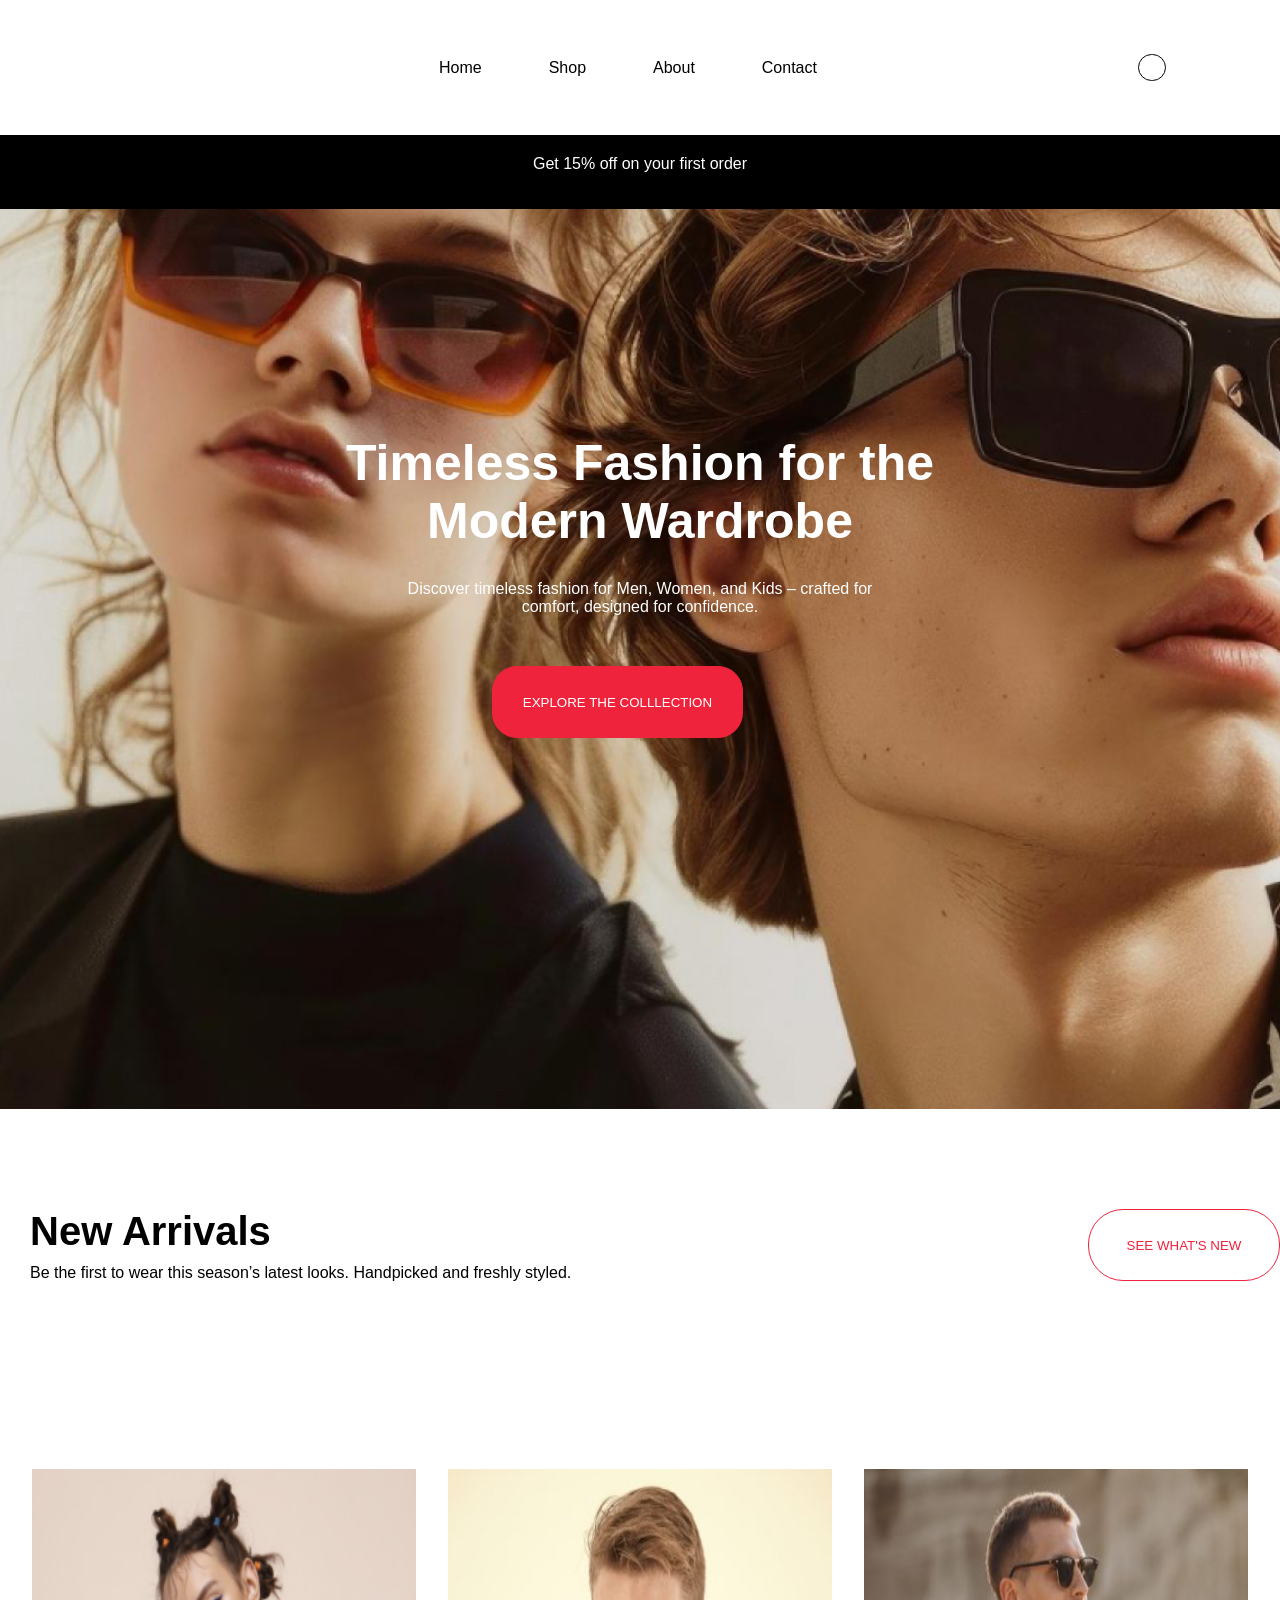
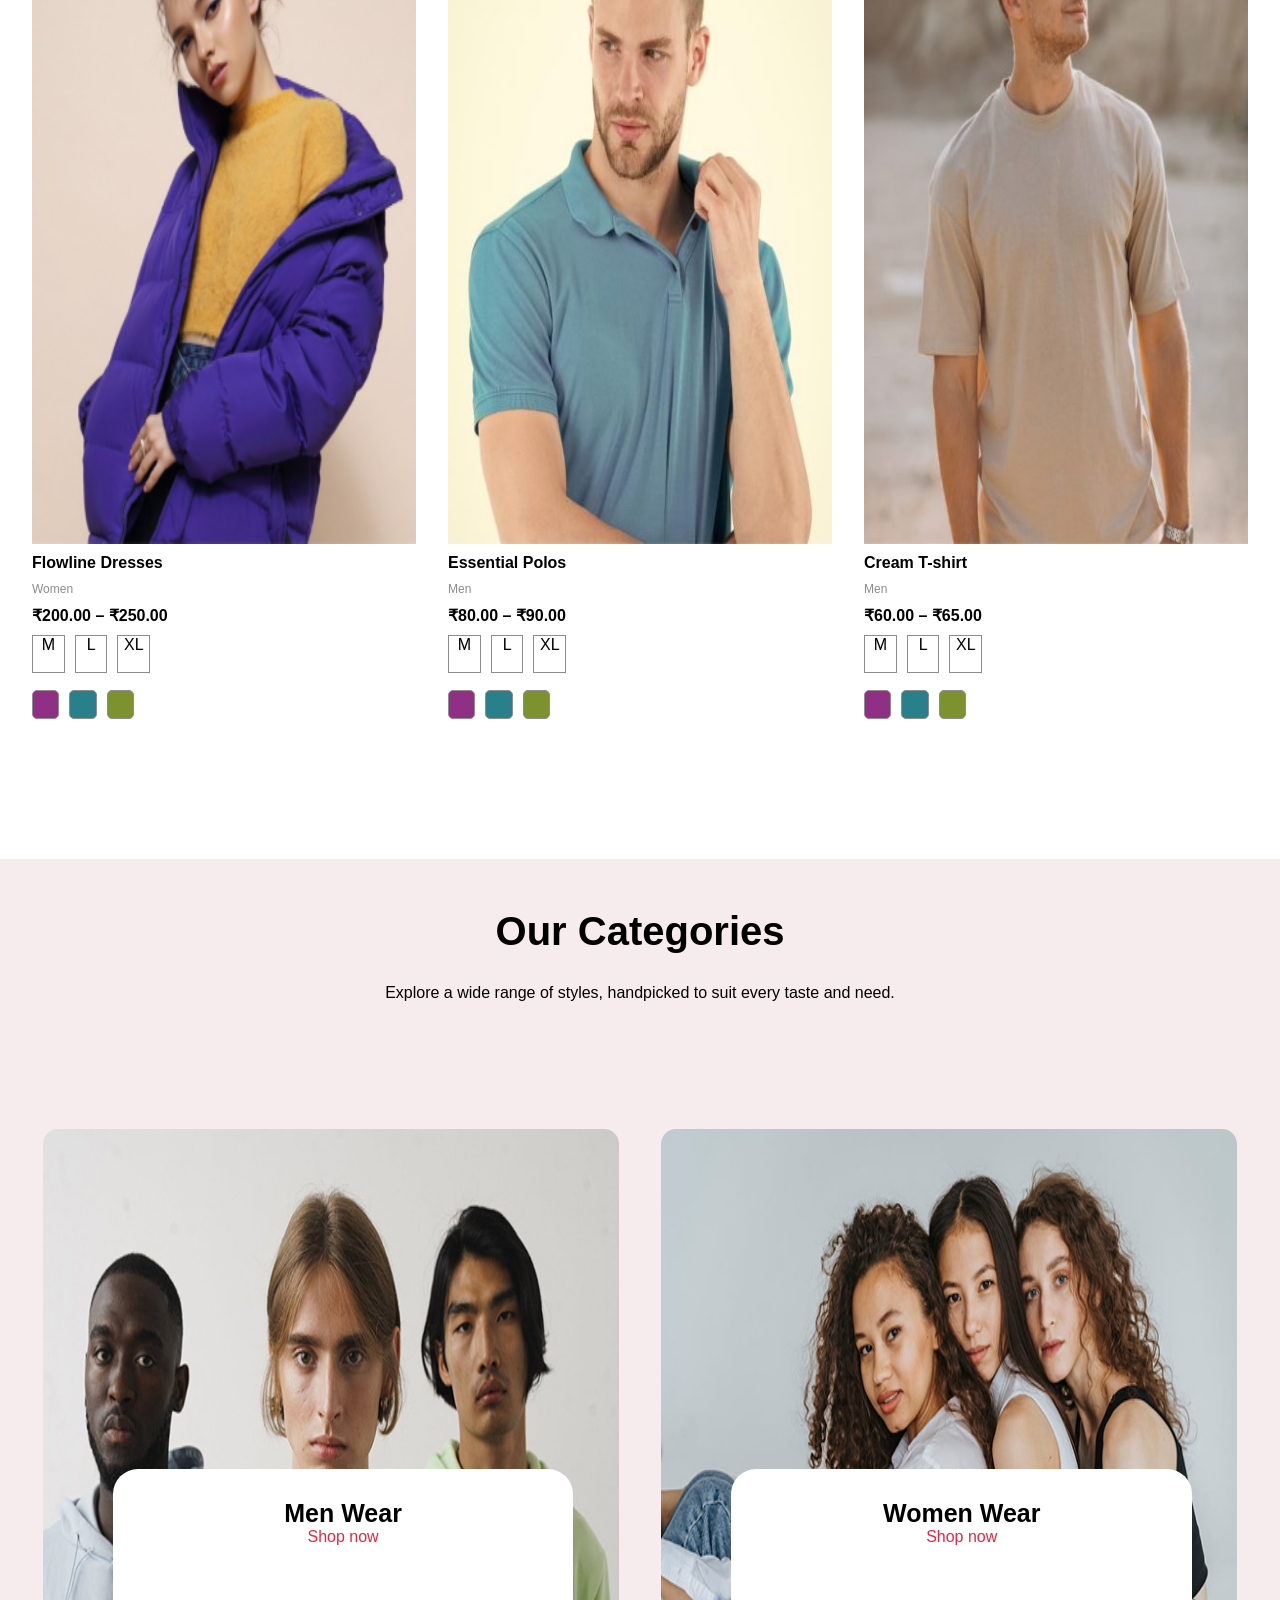
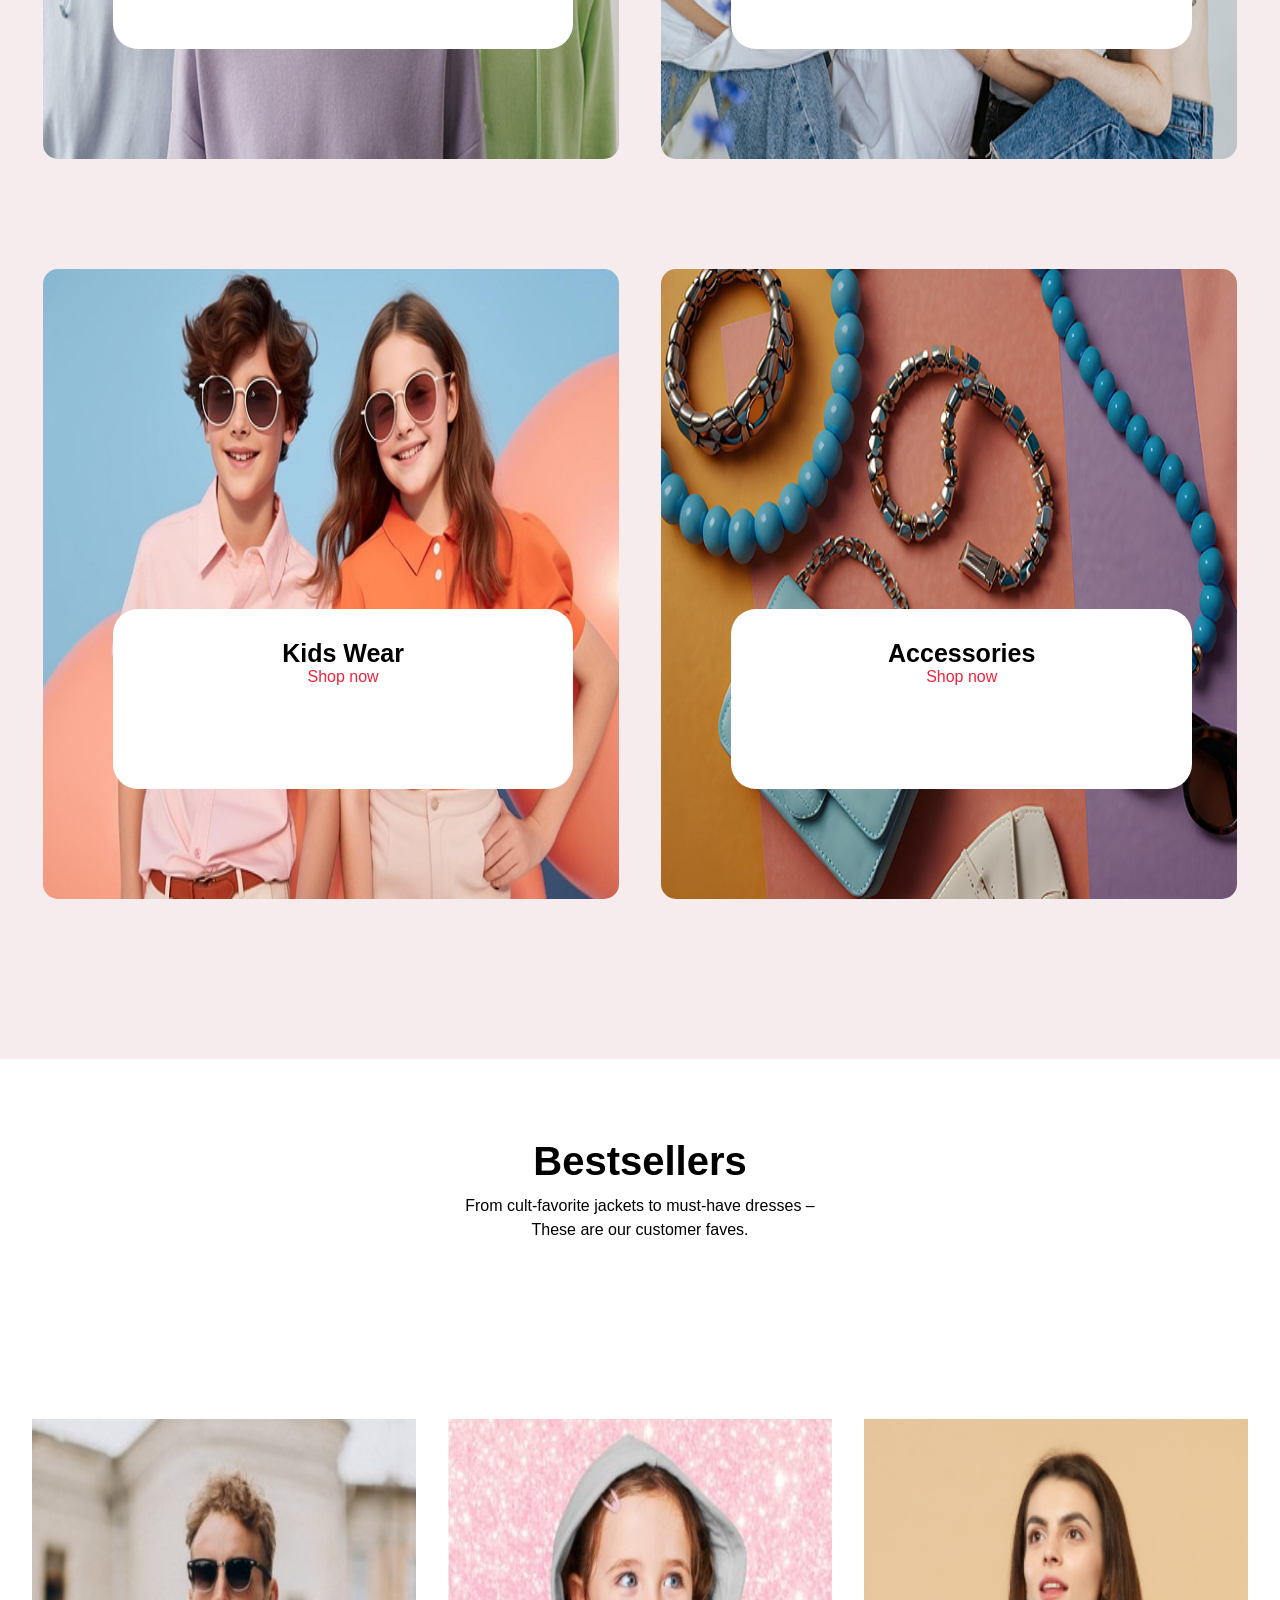
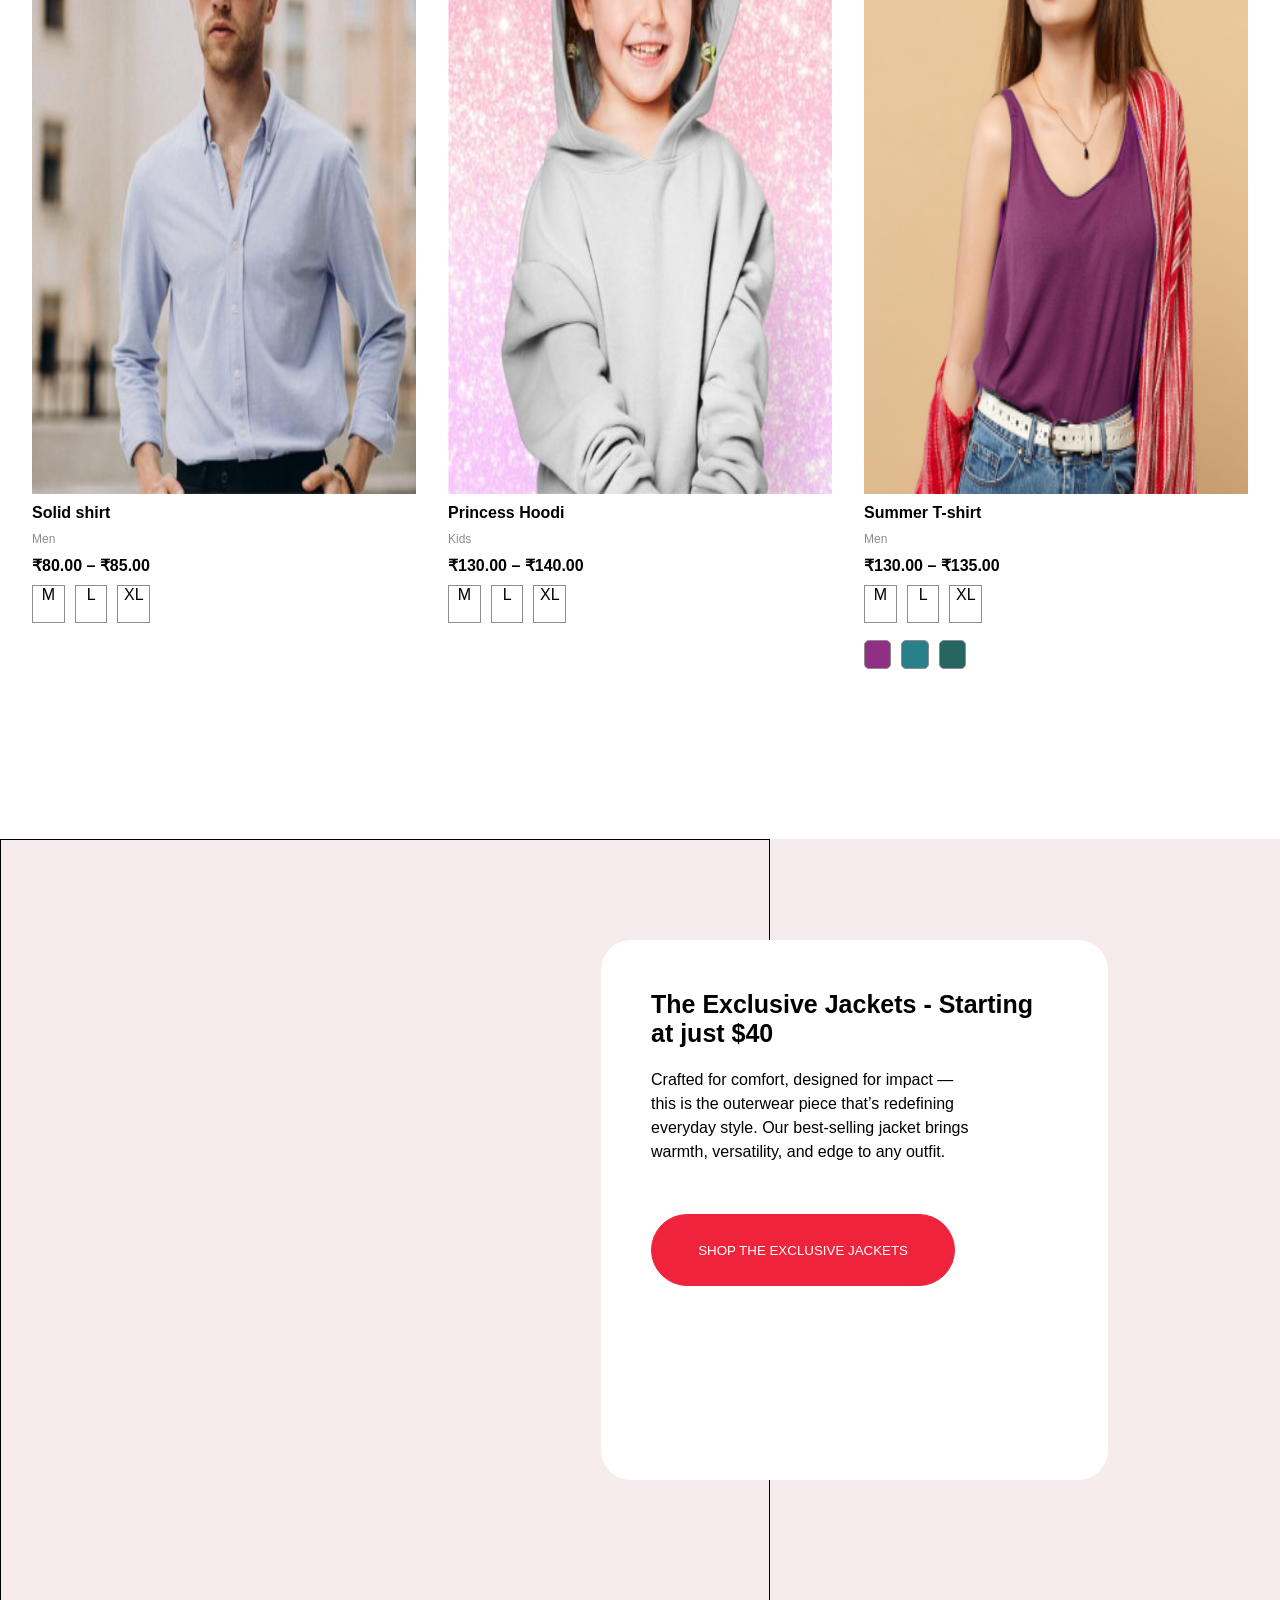
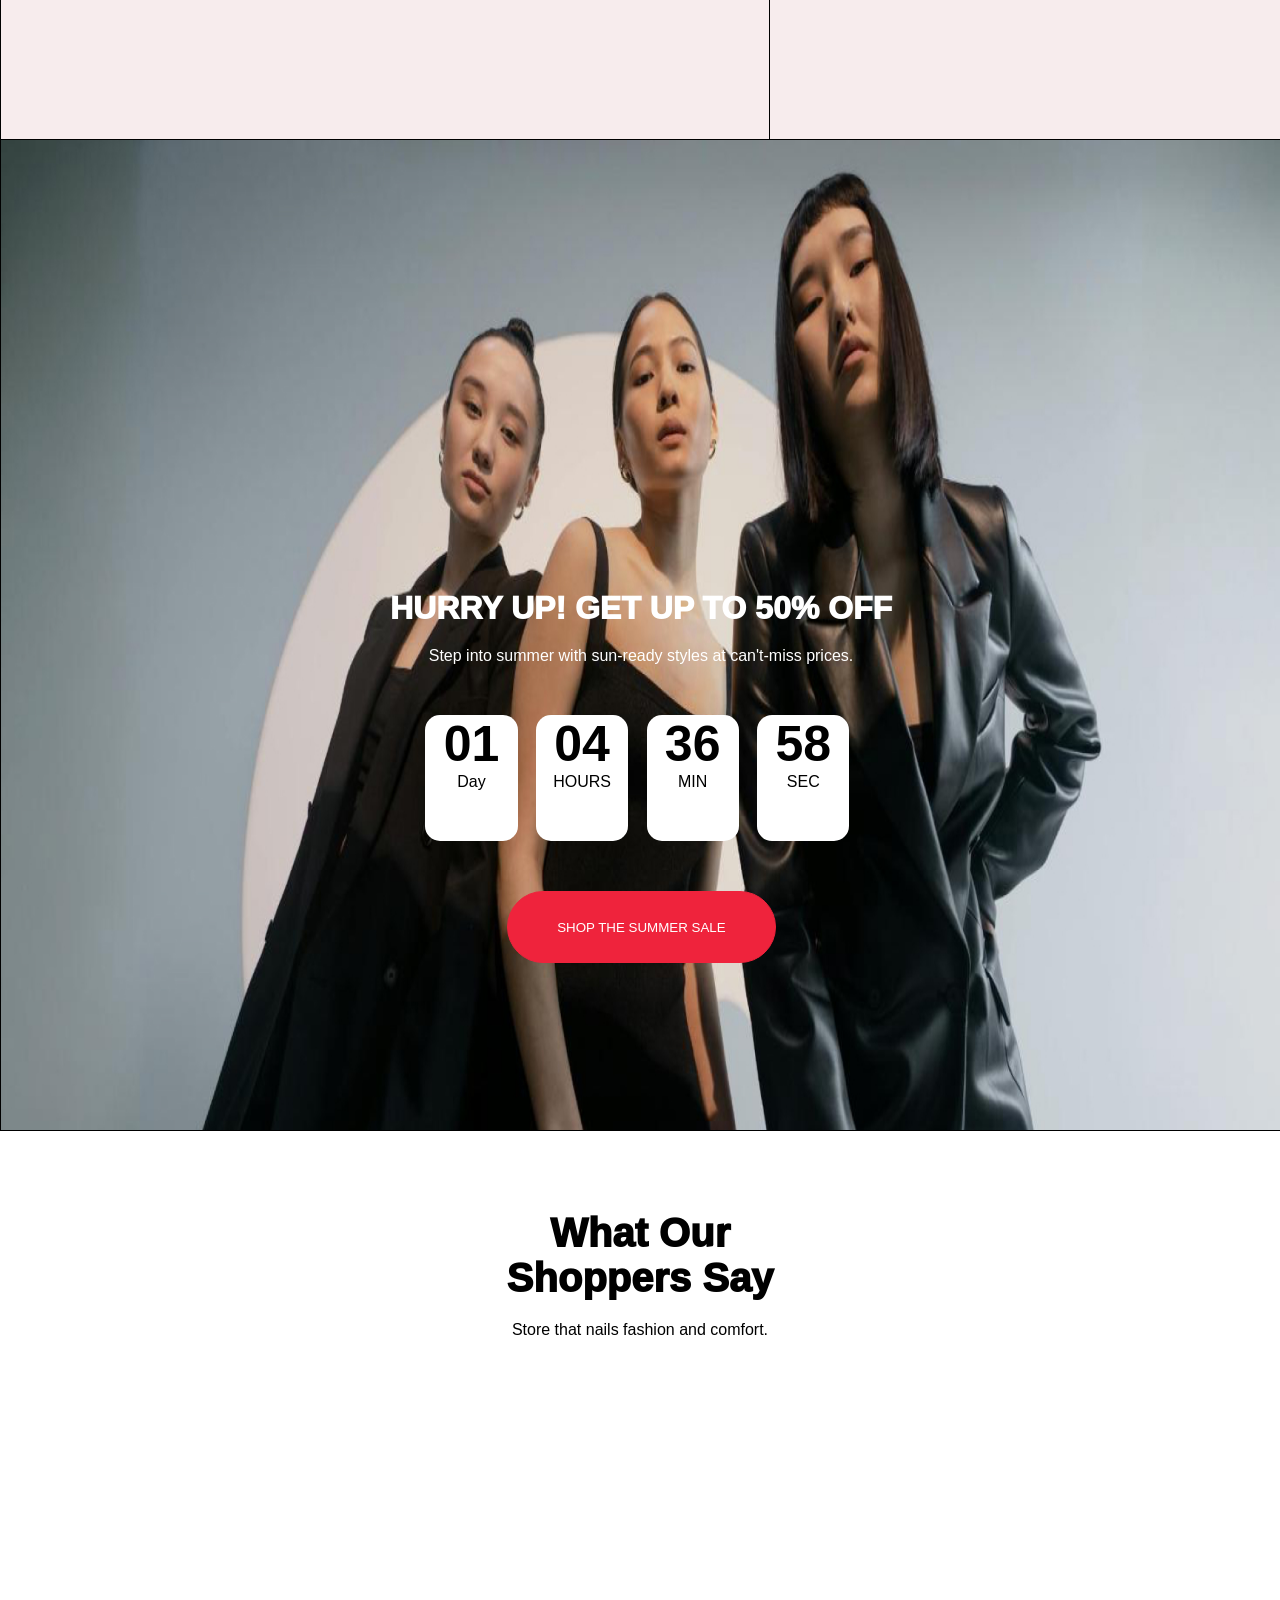
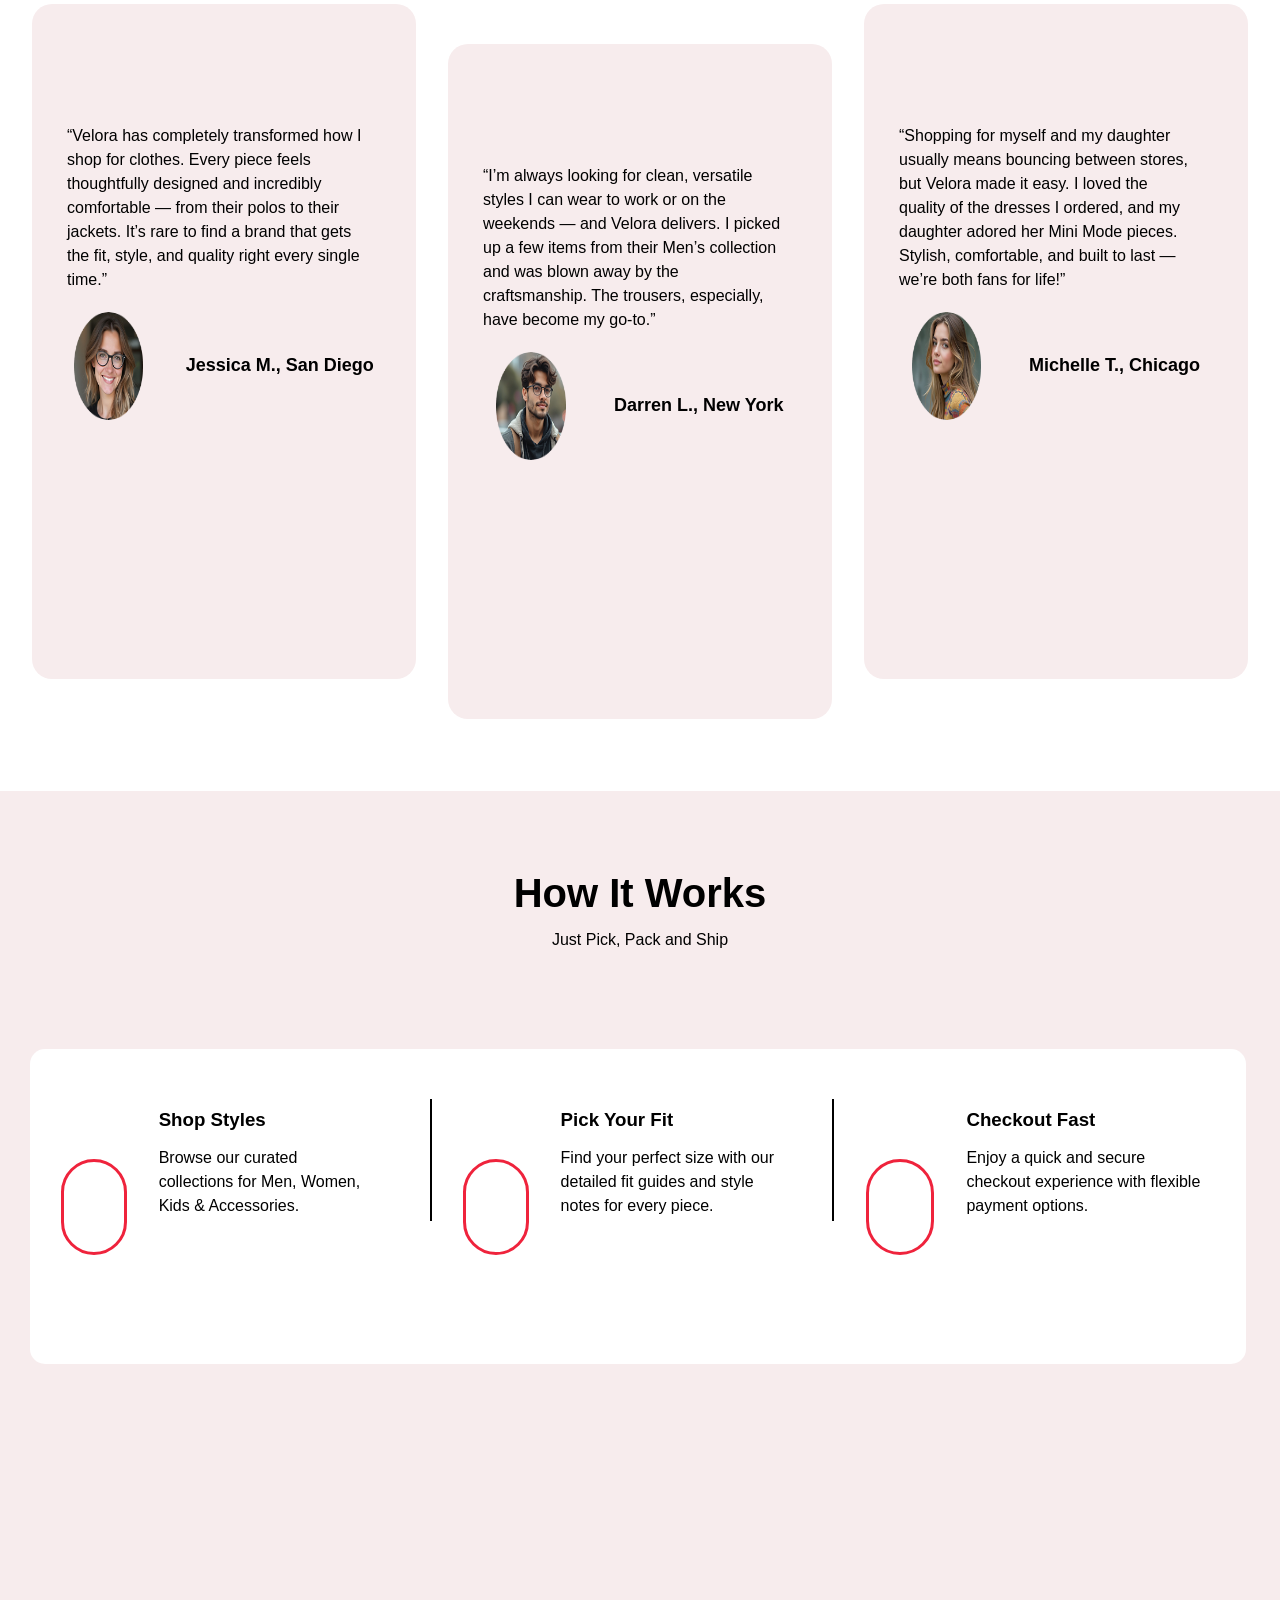
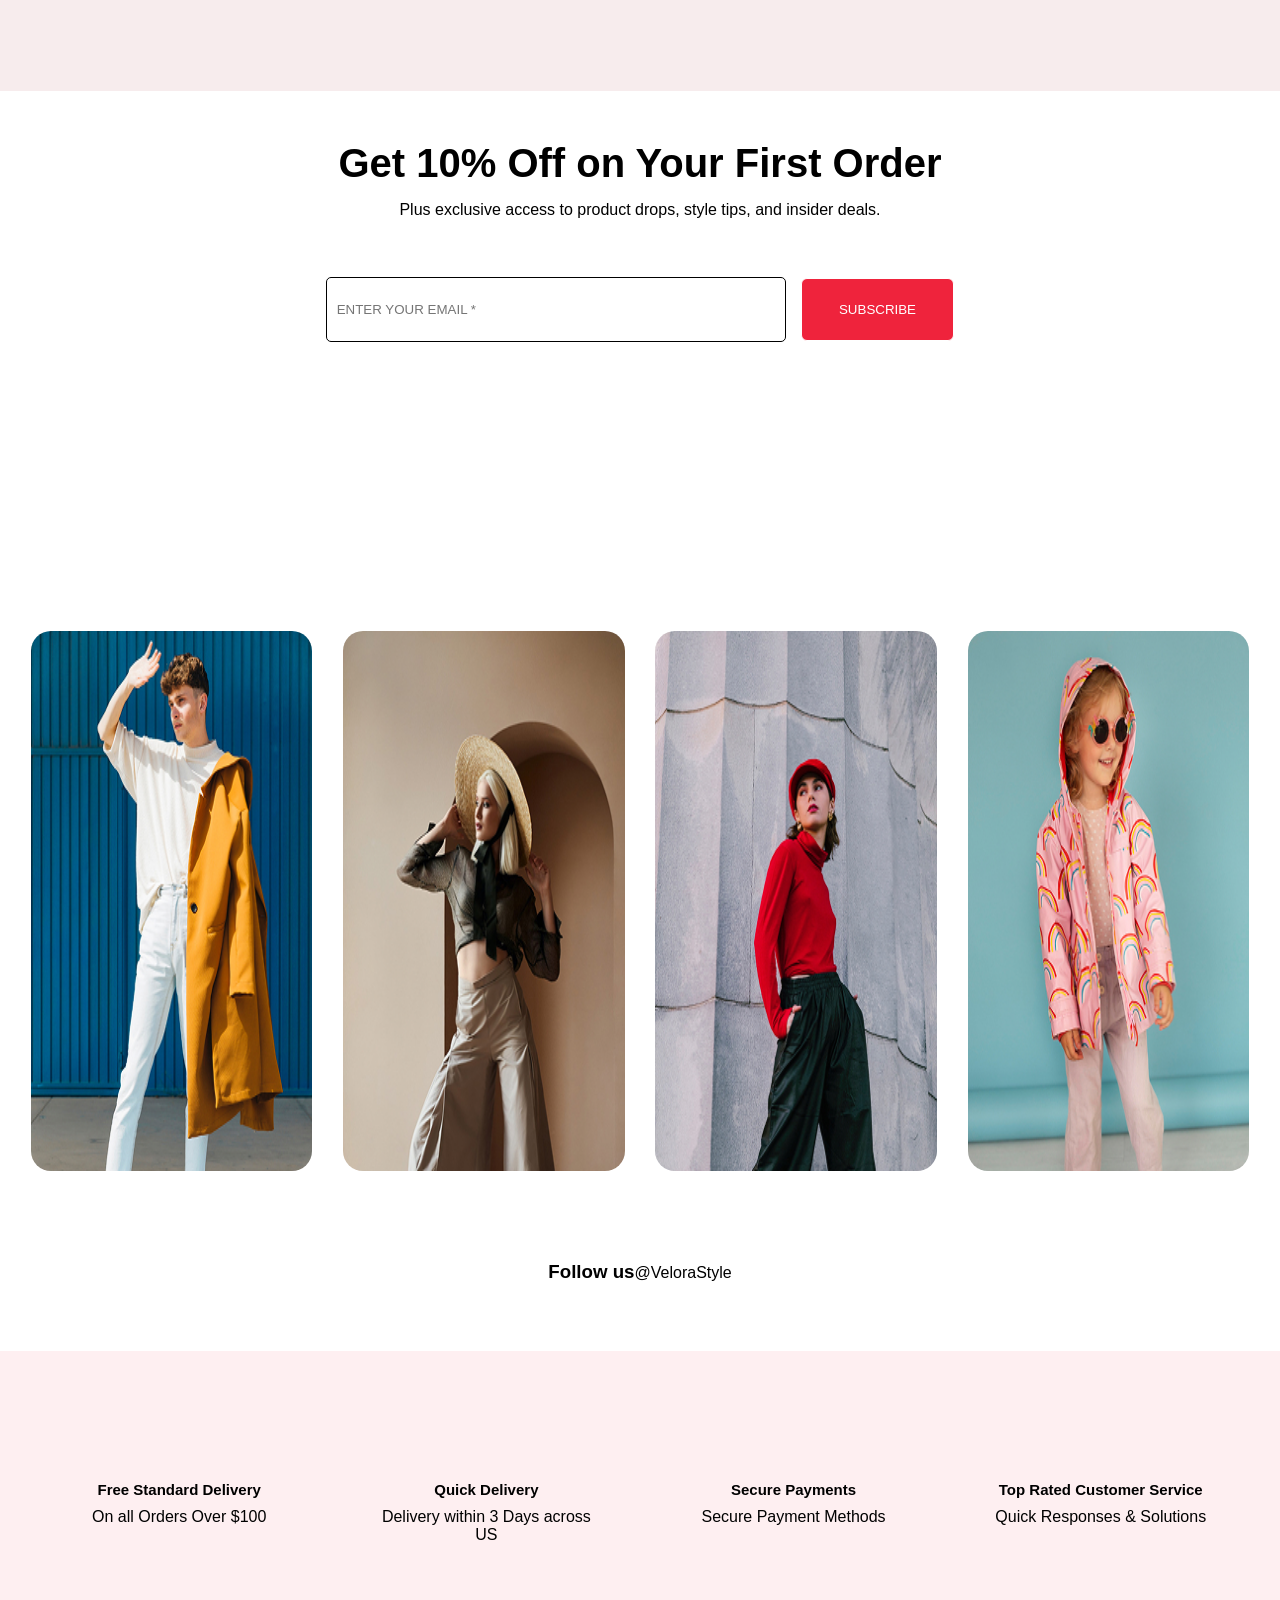
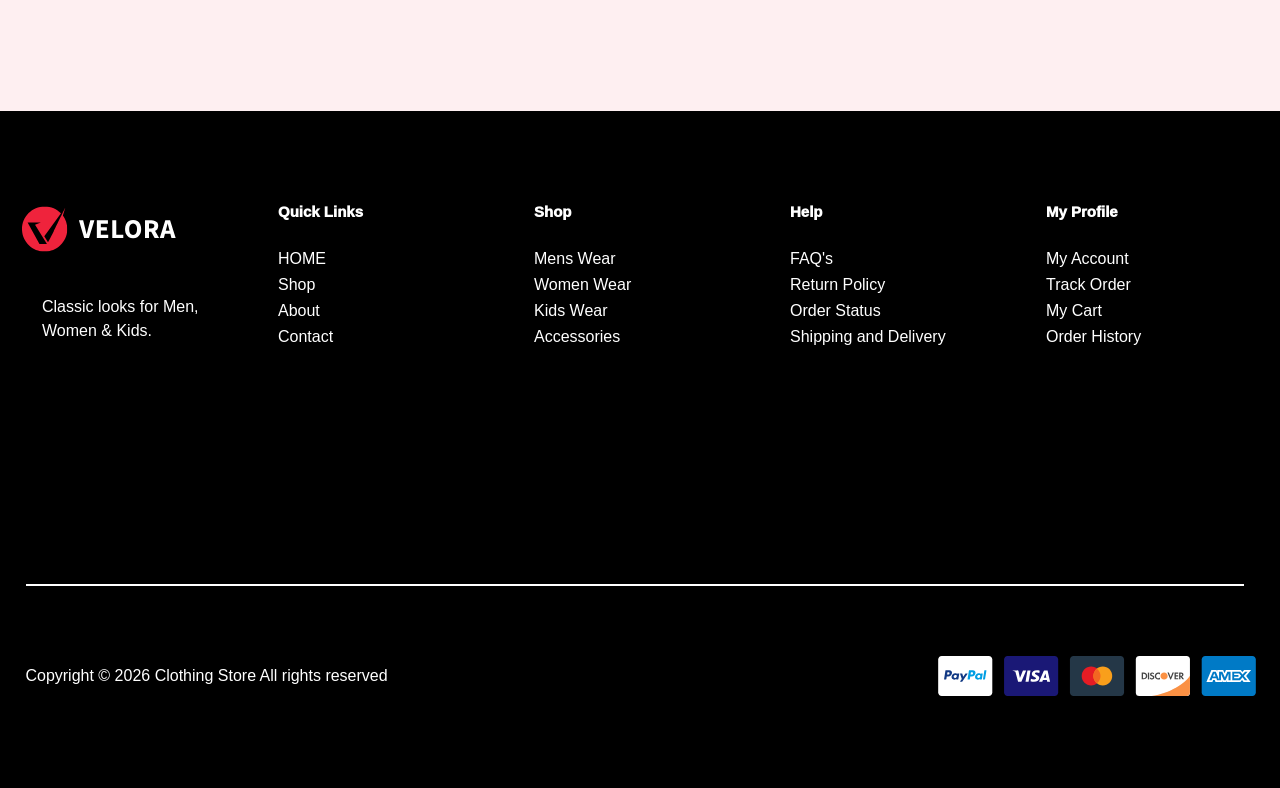
<file: index1.html>
<!DOCTYPE html>
<html lang="en">
<head>
    <meta charset="UTF-8">
    <meta name="viewport" content="width=device-width, initial-scale=1.0">
    <title>Document</title><link rel="stylesheet" href="index1.css">
</head>
<body>
    <header>
        <div class="div"></div>
        <div class="div1">
            
            <li><a href="index1.html">Home</a></li>
            <li><a href="index2.html">Shop</a></li>
            <li><a href="index.html">About</a></li>
            <li><a href="index3.html">Contact</a></li>
            
        </div>
        <div class="div2">
            <div class="sub-div"></div>
        </div>
    </header>
    <div class="Container">
        <p>Get 15% off on your first order</p>
    </div>
    <div id="Main">
        <div class="div3">
        <h1 class="h1">Timeless Fashion for the <br> Modern Wardrobe</h1>
        <p class="p">Discover timeless fashion for Men, Women, and Kids – crafted for <br> comfort, designed for confidence.</p>
        <button class="b1">EXPLORE THE COLLLECTION</button>
        </div>
    </div>
    <div id="Main1">
        <div class="div4">
            <h1 class="h2">New Arrivals</h1>
            <p class="p2">Be the first to wear this season’s latest looks. Handpicked and freshly styled.</p>
        </div>
        <button class="b2">SEE WHAT'S NEW</button>
    </div>
    <div id="Main2">
        <div class="sub">
        <div class="div5"></div>
        <p class="p3">Flowline Dresses</p>
        <p class="p4">Women</p>
        <p class="p5">₹200.00 – ₹250.00</p>
        <div class="sub3">
            <div class="box">M</div>
            <div class="box1">L</div>
            <div class="box2">XL</div>
        </div>
        <div class="sub4">
            <div class="box3"></div>
            <div class="box4"></div>
            <div class="box5"></div>
        </div>
        
        </div>
        <div class="sub1">
        <div class="div6"></div>
        <p class="p3">Essential Polos</p>
        <p class="p4">Men</p>
        <p class="p5">₹80.00 – ₹90.00</p>
        <div class="sub3">
            <div class="box">M</div>
            <div class="box1">L</div>
            <div class="box2">XL</div>
        </div>
        <div class="sub4">
            <div class="box3"></div>
            <div class="box4"></div>
            <div class="box5"></div>
        </div>
        </div>
        <div class="sub2">
        <div class="div7"></div>
        <p class="p3">Cream T-shirt</p>
        <p class="p4">Men</p>
        <p class="p5">₹60.00 – ₹65.00</p>
        <div class="sub3">
            <div class="box">M</div>
            <div class="box1">L</div>
            <div class="box2">XL</div>
        </div>
        <div class="sub4">
            <div class="box3"></div>
            <div class="box4"></div>
            <div class="box5"></div>
        </div>
        </div>
    </div>
    <div id="Main3">
        <div class="sub5">
            <h1 class="h3">Our Categories</h1>
            <p class="p6">Explore a wide range of styles, handpicked to suit every taste and need.</p>
        </div>
        <div class="sub6">
            <div class="box6">
                <div class="div8">
                    <h1 class="h4">Men Wear</h1>
                    <p class="p7">Shop now</p>
                </div>
            </div>
            <div class="box7">
                <div class="div8">
                    <h1 class="h4">Women Wear</h1>
                    <p class="p7">Shop now</p>
                </div>
            </div>
        </div>
        <div class="sub7">
            <div class="box9">
                <div class="div9">
                    <h1 class="h5">Kids Wear</h1>
                    <p class="p8">Shop now</p>
                </div>
            </div>
            <div class="box8">
                <div class="div9">
                    <h1 class="h5">Accessories</h1>
                    <p class="p8">Shop now</p>
                </div>
            </div>
        </div>
    </div>
    <div id="Main4">
        <h1 class="h6">Bestsellers</h1>
        <p class="p9">From cult-favorite jackets to must-have dresses – <br> These are our customer faves.</p>
    </div>
    <div id="Main5">
        <div class="Sub">
        <div class="Div5"></div>
        <p class="P3">Solid shirt</p>
        <p class="P4">Men</p>
        <p class="P5">₹80.00 – ₹85.00</p>
        <div class="Sub3">
            <div class="Box">M</div>
            <div class="Box1">L</div>
            <div class="Box2">XL</div>
        </div>
        <div class="Sub4">
            
        </div>
        
        </div>
        <div class="Sub1">
        <div class="Div6"></div>
        <p class="P3">Princess Hoodi</p>
        <p class="P4">Kids</p>
        <p class="P5">₹130.00 – ₹140.00</p>
        <div class="Sub3">
            <div class="Box">M</div>
            <div class="Box1">L</div>
            <div class="Box2">XL</div>
        </div>
        <div class="Sub4">
            
        </div>
        </div>
        <div class="Sub2">
        <div class="Div7"></div>
        <p class="P3">Summer T-shirt</p>
        <p class="P4">Men</p>
        <p class="P5">₹130.00 – ₹135.00</p>
        <div class="Sub3">
            <div class="Box">M</div>
            <div class="Box1">L</div>
            <div class="Box2">XL</div>
        </div>
        <div class="Sub4">
            <div class="Box3"></div>
            <div class="Box4"></div>
            <div class="Box5"></div>
        </div>
        </div>
    </div>
    <div id="Main6">
        <div class="Box6">
            <div class="sub-box">
                <h1 class="h7">The Exclusive Jackets - Starting  <br> at just $40</h1>
                <p class="P6">Crafted for comfort, designed for impact — <br> this is the outerwear piece that’s redefining  <br> everyday style. Our best-selling jacket brings <br>warmth, versatility, and edge to any outfit.</p>
                <button class="B">SHOP THE EXCLUSIVE JACKETS</button>
            </div>
            
        </div>
        
    </div>
    <div id="Main7">
        <div class="sub-main">
            <h1 class="h8">HURRY UP! GET UP TO 50% OFF</h1>
            <p class="P7">Step into summer with sun-ready styles at can't-miss prices.</p>
            <div class="Div">
                <div class="sub-Div">
                    <h1 class="h9">01</h1>
                    <p>Day</p>
                </div>
                <div class="sub-Div1">
                    <h1 class="h9">04</h1>
                    <p>HOURS</p>
                </div>
                <div class="sub-Div2">
                    <h1 class="h9">36</h1>
                    <p>MIN</p>
                </div>
                <div class="sub-Div3">
                    <h1 class="h9">58</h1>
                    <p>SEC</p>
                </div>
            </div>
            <button class="B1">SHOP THE SUMMER SALE</button>
        </div>
    </div>
    <div id="Main8">
        <h1 class="H1">What Our <br> Shoppers Say</h1>
        <p class="P9">Store that nails fashion and comfort.</p>
    </div>
    <div id="Main9">
        <div class="sub-main1">
            <p class="P0">“Velora has completely transformed how I <br> shop for clothes. Every piece feels <br> thoughtfully designed and incredibly <br> comfortable — from their polos to their  <br>jackets. It’s rare to find a brand that gets <br> the fit, style, and quality right every single <br> time.”</p>
            <div class="pic">
                <div class="photo"></div>
                <h1 class="jesi">Jessica M., San Diego</h1>
            </div>
        </div>
        <div class="sub-main2">
            <p class="P0">“I’m always looking for clean, versatile <br> styles I can wear to work or on the <br> weekends — and Velora delivers. I picked <br> up a few items from their Men’s collection <br> and was blown away by the <br> craftsmanship. The trousers, especially, <br> have become my go-to.”</p>
            <div class="pic">
                <div class="photo1"></div>
                <h1 class="jesi">Darren L., New York</h1>
            </div>
        </div>
        <div class="sub-main3">
            <p class="P0">“Shopping for myself and my daughter <br> usually means bouncing between stores, <br> but Velora made it easy. I loved the <br> quality of the dresses I ordered, and my <br> daughter adored her Mini Mode pieces. <br> Stylish, comfortable, and built to last — <br> we’re both fans for life!”</p>
            <div class="pic">
                <div class="photo2"></div>
                <h1 class="jesi">Michelle T., Chicago</h1>
            </div>
        </div>
    </div>
    <div id="Main0">
        <h1 class="H2">How It Works</h1>
        <p class="para">Just Pick, Pack and Ship</p>
        <div class="container">
            <div class="sub-container1">
                <div class="cir"></div>
                <div class="circle">
                    <h3 class="H3">Shop Styles</h3>
                    <p class="para1">Browse our curated <br> collections for Men, Women, <br> Kids & Accessories.
                </p></div>
            </div><hr class="hr1">
            <div class="sub-container2">
                <div class="cir"></div>
                <div class="circle">
                    <h3 class="H3">Pick Your Fit</h3>
                    <p class="para1">Find your perfect size with our <br> detailed fit guides and style <br> notes for every piece.
                </p></div>
            </div><hr class="hr1">
            <div class="sub-container3">
                <div class="cir"></div>
                <div class="circle">
                    <h3 class="H3">Checkout Fast</h3>
                    <p class="para1">Enjoy a quick and secure <br> checkout experience with flexible <br> payment options.
                </p></div>
            </div>
        </div>
    </div>
    <div id="container1">
        <h1 class="H4">Get 10% Off on Your First Order</h1>
        <p class="para2">Plus exclusive access to product drops, style tips, and insider deals.</p>
    <div class="sub-container4">
        <label for="enter email"></label>
        <input type="text" name="" id="" placeholder="ENTER YOUR EMAIL *" class="inp1">
        <button class="B2">SUBSCRIBE</button>
    </div>
    </div>
    <div id="container2">
        <div class="frame"></div>
        <div class="frame1"></div>
        <div class="frame2"></div>
        <div class="frame3"></div>
        
    </div>
    <div class="cont"><h3>Follow us</h3>  <p>@VeloraStyle </p></div>
    <div id="container3">
        <div class="sub-cont">
            <h3 class="H5">Free Standard Delivery</h3>
            <p class="para3">On all Orders Over $100</p>
        </div>
        <div class="sub-cont1">
            <h3 class="H5">Quick Delivery</h3>
            <p class="para3">Delivery within 3 Days across US</p>
        </div>
        <div class="sub-cont2">
            <h3 class="H5">Secure Payments</h3>
            <p class="para3">Secure Payment Methods</p>
        </div>
        <div class="sub-cont3">
            <h3 class="H5">Top Rated Customer Service</h3>
            <p class="para3">Quick Responses & Solutions</p>
        </div>
    </div>
    <footer>
        <div class="sub-footer1">
        <div class="footer">
            <div class="picture"></div>
            <p class="clas">Classic looks for Men, <br> Women & Kids.</p>
        </div>
        <div class="footer1">
            <h3 class="head">Quick Links</h3>
            <ul>
            <li class="li2">HOME</li>
            <li class="li1">Shop</li>
            <li class="li1">About</li>
            <li class="li1">Contact</li>
            </ul>
        </div>
        <div class="footer2">
            <h3 class="head">Shop</h3>
            <ul>
            <li class="li2">Mens Wear</li>
            <li class="li1">Women Wear</li>
            <li class="li1">Kids Wear</li>
            <li class="li1">Accessories</li>
            </ul>
        </div>
        <div class="footer3">
            <h3 class="head">Help</h3>
            <ul>
            <li class="li2">FAQ's</li>
            <li class="li1">Return Policy</li>
            <li class="li1">Order Status</li>
            <li class="li1">Shipping and Delivery</li>
            </ul>
        </div>
        <div class="footer4">
            <h3 class="head">My Profile</h3>
            <ul>
            <li class="li2">My Account</li>
            <li class="li1">Track Order</li>
            <li class="li1">My Cart</li>
            <li class="li1">Order History</li>
            </ul>
        </div>
        </div>
        
        <hr class="Hr1">
        <div class="sub-footer2">
            <p class="copy">Copyright © 2026 Clothing Store All rights reserved</p>
            <div class="picture2"></div>

        </div>
    </footer>
</body>
</html>
</file>
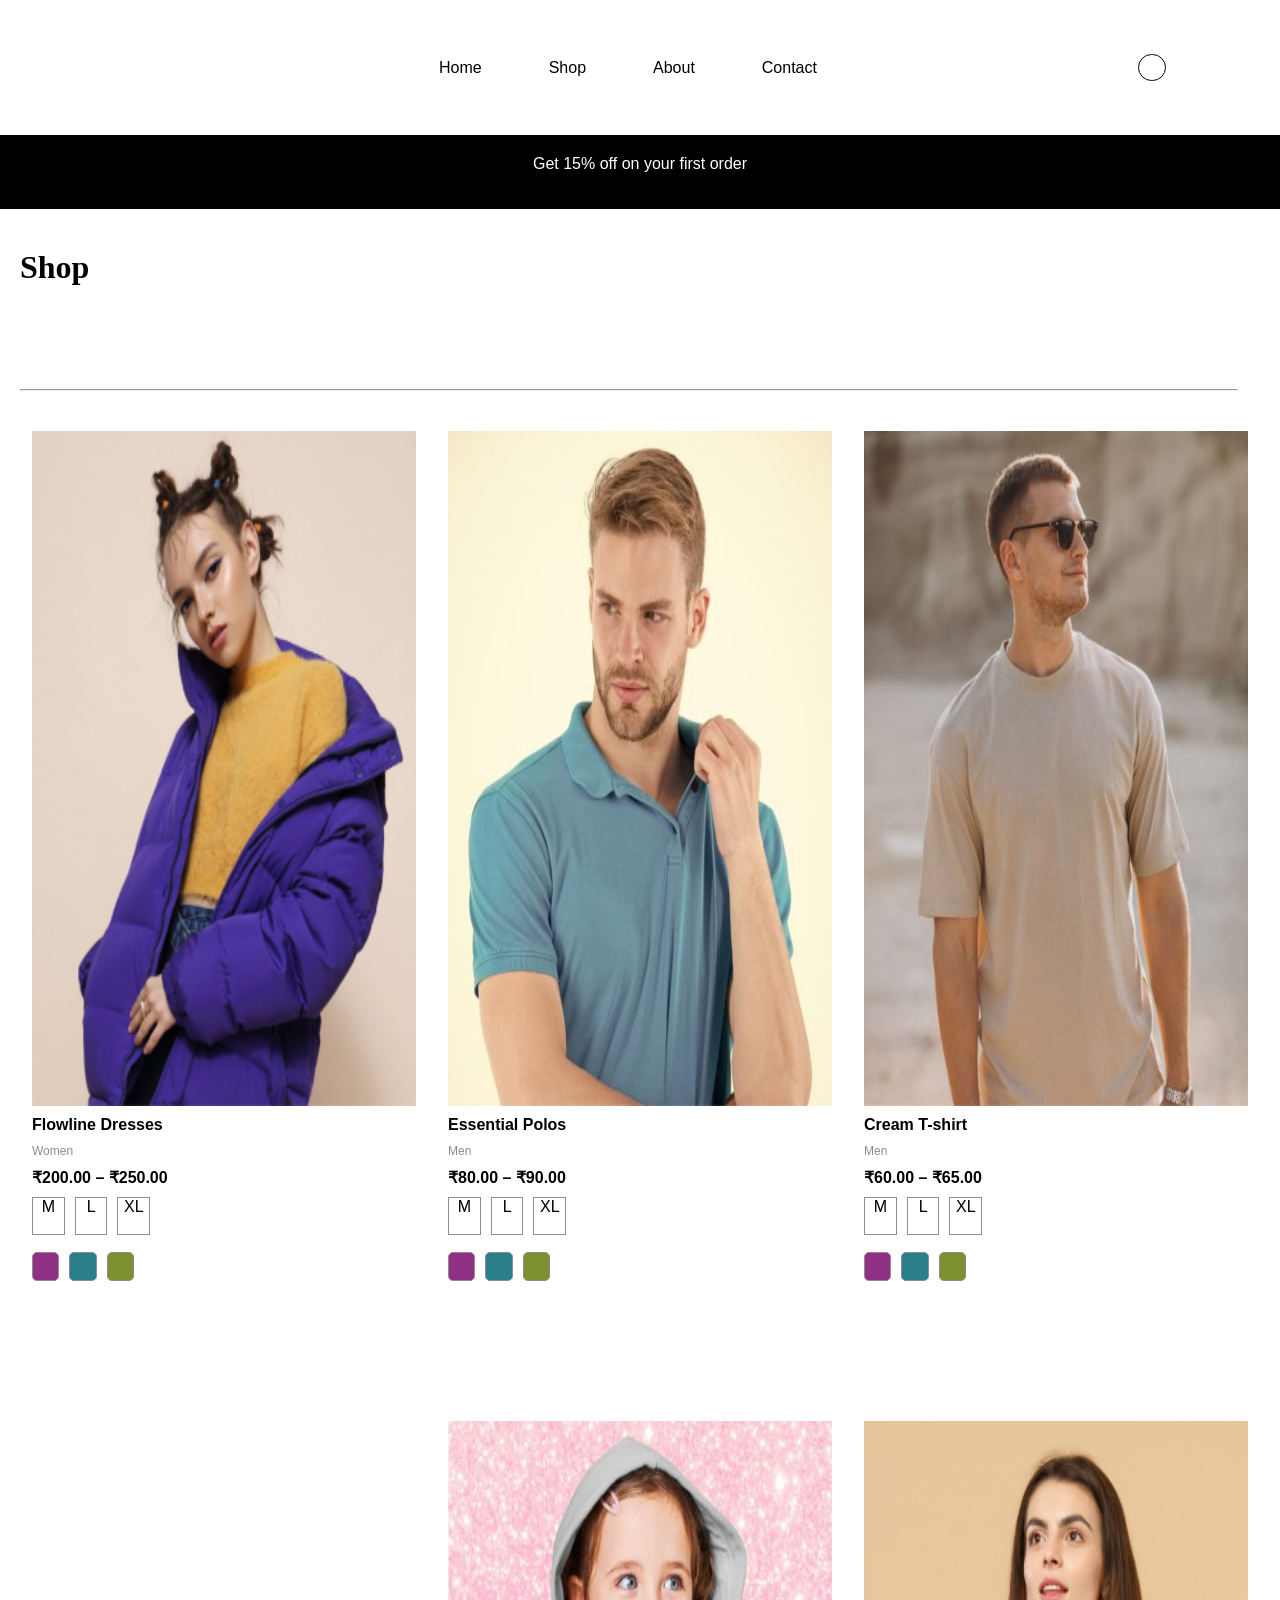
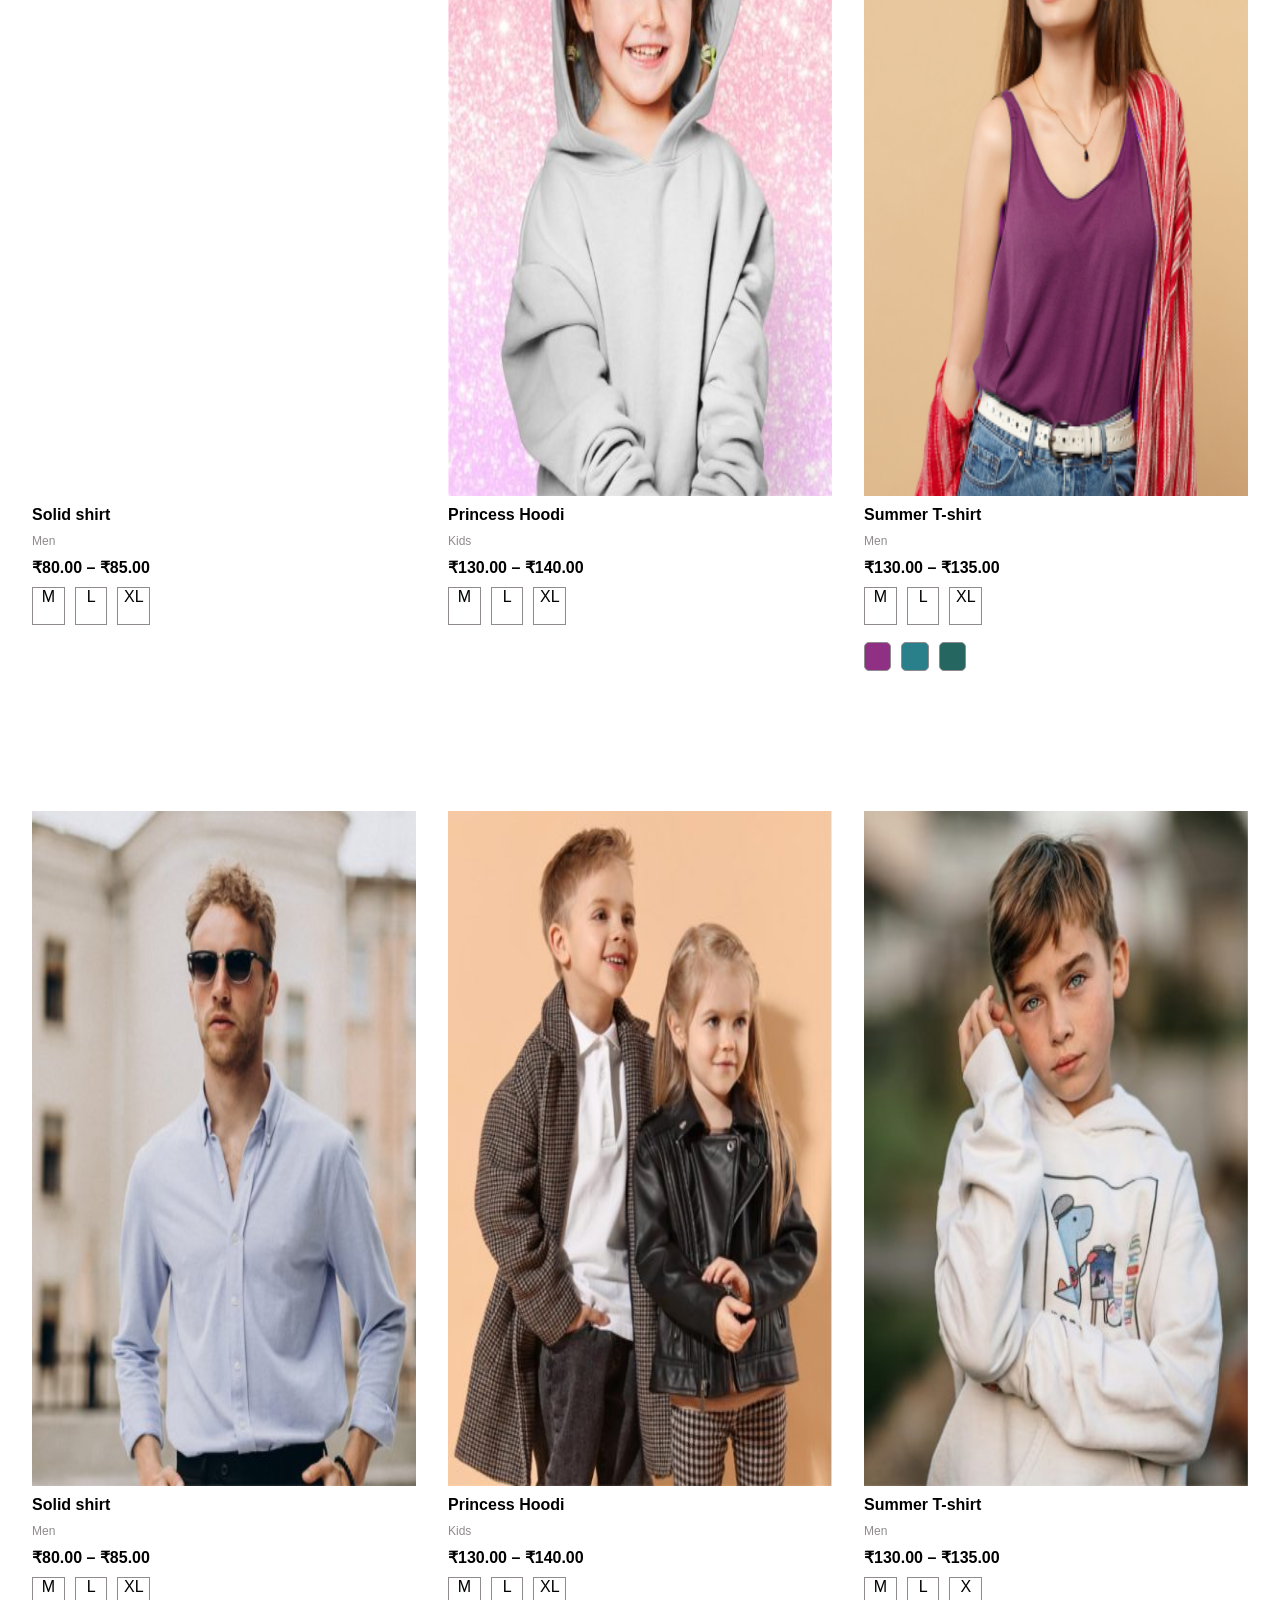
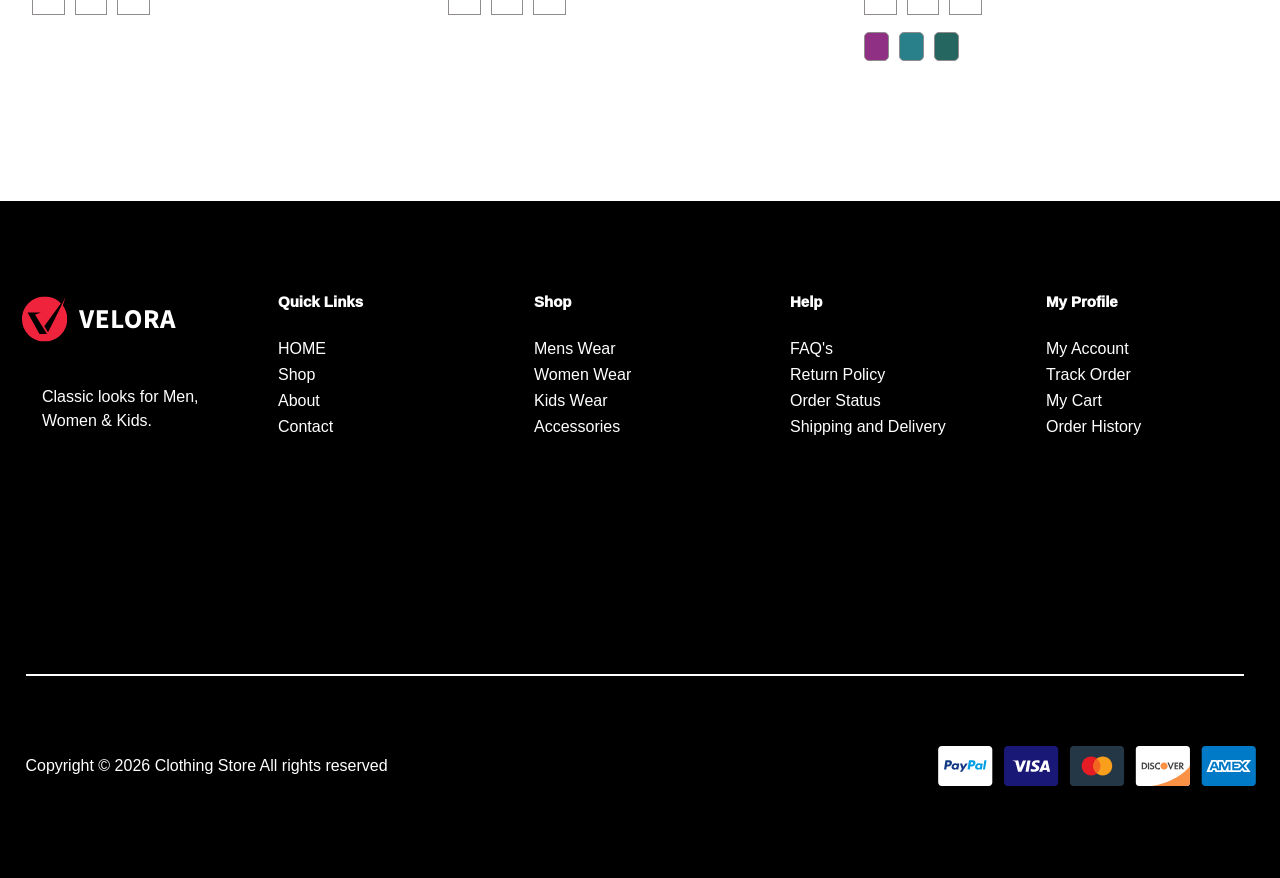
<file: index2.html>
<!DOCTYPE html>
    <html lang="en">
    <head>
        <meta charset="UTF-8">
        <meta name="viewport" content="width=device-width, initial-scale=1.0">
        <title>Document</title><link rel="stylesheet" href="index2.css">
    </head>
    <body>
        <header>
            <div class="div"></div>
            <div class="div1">
                
                <li><a href="index1.html">Home</a></li>
                <li><a href="index2.html">Shop</a></li>
                <li><a href="index.html">About</a></li>
                <li><a href="index3.html">Contact</a></li>
                
            </div>
            <div class="div2">
                <div class="sub-div"></div>
            </div>
        </header>
        <div class="Container">
            <p>Get 15% off on your first order</p>
        </div>
        <div id="Main">
            <h1 class="h1">Shop</h1>
        </div>
        <hr class="hr1">
        <div id="Main2">
            <div class="sub">
            <div class="div5"></div>
            <p class="p3">Flowline Dresses</p>
            <p class="p4">Women</p>
            <p class="p5">₹200.00 – ₹250.00</p>
            <div class="sub3">
                <div class="box">M</div>
                <div class="box1">L</div>
                <div class="box2">XL</div>
            </div>
            <div class="sub4">
                <div class="box3"></div>
                <div class="box4"></div>
                <div class="box5"></div>
            </div>
            
            </div>
            <div class="sub1">
            <div class="div6"></div>
            <p class="p3">Essential Polos</p>
            <p class="p4">Men</p>
            <p class="p5">₹80.00 – ₹90.00</p>
            <div class="sub3">
                <div class="box">M</div>
                <div class="box1">L</div>
                <div class="box2">XL</div>
            </div>
            <div class="sub4">
                <div class="box3"></div>
                <div class="box4"></div>
                <div class="box5"></div>
            </div>
            </div>
            <div class="sub2">
            <div class="div7"></div>
            <p class="p3">Cream T-shirt</p>
            <p class="p4">Men</p>
            <p class="p5">₹60.00 – ₹65.00</p>
            <div class="sub3">
                <div class="box">M</div>
                <div class="box1">L</div>
                <div class="box2">XL</div>
            </div>
            <div class="sub4">
                <div class="box3"></div>
                <div class="box4"></div>
                <div class="box5"></div>
            </div>
            </div>
        </div>
        <div id="Main5">
            <div class="Sub">
            <div class="Div5"></div>
            <p class="P3">Solid shirt</p>
            <p class="P4">Men</p>
            <p class="P5">₹80.00 – ₹85.00</p>
            <div class="Sub3">
                <div class="Box">M</div>
                <div class="Box1">L</div>
                <div class="Box2">XL</div>
            </div>
            <div class="Sub4">
                
            </div>
            
            </div>
            <div class="Sub1">
            <div class="Div6"></div>
            <p class="P3">Princess Hoodi</p>
            <p class="P4">Kids</p>
            <p class="P5">₹130.00 – ₹140.00</p>
            <div class="Sub3">
                <div class="Box">M</div>
                <div class="Box1">L</div>
                <div class="Box2">XL</div>
            </div>
            <div class="Sub4">
                
            </div>
            </div>
            <div class="Sub2">
            <div class="Div7"></div>
            <p class="P3">Summer T-shirt</p>
            <p class="P4">Men</p>
            <p class="P5">₹130.00 – ₹135.00</p>
            <div class="Sub3">
                <div class="Box">M</div>
                <div class="Box1">L</div>
                <div class="Box2">XL</div>
            </div>
            <div class="Sub4">
                <div class="Box3"></div>
                <div class="Box4"></div>
                <div class="Box5"></div>
            </div>
            </div>
        </div>
        <div id="Main6">
            <div class="Sub5">
            <div class="Div8"></div>
            <p class="P6">Solid shirt</p>
            <p class="P7">Men</p>
            <p class="P8">₹80.00 – ₹85.00</p>
            <div class="Sub7">
                <div class="Box6">M</div>
                <div class="Box7">L</div>
                <div class="Box8">XL</div>
            </div>
            <div class="Sub6">
                
            </div>
            
            </div>
            <div class="Sub0">
            <div class="Div9"></div>
            <p class="P6">Princess Hoodi</p>
            <p class="P7">Kids</p>
            <p class="P8">₹130.00 – ₹140.00</p>
            <div class="Sub7">
                <div class="Box6">M</div>
                <div class="Box7">L</div>
                <div class="Box8">XL</div>
            </div>
            <div class="Sub6">
                
            </div>
            </div>
            <div class="Sub8">
            <div class="Div0"></div>
            <p class="P6">Summer T-shirt</p>
            <p class="P7">Men</p>
            <p class="P8">₹130.00 – ₹135.00</p>
            <div class="Sub7">
                <div class="Box6">M</div>
                <div class="Box7">L</div>
                <div class="Box8">X</div>
            </div>
            <div class="Sub7">
                <div class="Box9"></div>
                <div class="Box0"></div>
                <div class="Box01"></div>
            </div>
            </div>
        </div>
        <footer>
            <div class="sub-footer1">
            <div class="footer">
                <div class="picture"></div>
                <p class="clas">Classic looks for Men, <br> Women & Kids.</p>
            </div>
            <div class="footer1">
                <h3 class="head">Quick Links</h3>
                <ul>
                <li class="li2">HOME</li>
                <li class="li1">Shop</li>
                <li class="li1">About</li>
                <li class="li1">Contact</li>
                </ul>
            </div>
            <div class="footer2">
                <h3 class="head">Shop</h3>
                <ul>
                <li class="li2">Mens Wear</li>
                <li class="li1">Women Wear</li>
                <li class="li1">Kids Wear</li>
                <li class="li1">Accessories</li>
                </ul>
            </div>
            <div class="footer3">
                <h3 class="head">Help</h3>
                <ul>
                <li class="li2">FAQ's</li>
                <li class="li1">Return Policy</li>
                <li class="li1">Order Status</li>
                <li class="li1">Shipping and Delivery</li>
                </ul>
            </div>
            <div class="footer4">
                <h3 class="head">My Profile</h3>
                <ul>
                <li class="li2">My Account</li>
                <li class="li1">Track Order</li>
                <li class="li1">My Cart</li>
                <li class="li1">Order History</li>
                </ul>
            </div>
            </div>
            
            <hr class="Hr1">
            <div class="sub-footer2">
                <p>Copyright © 2026 Clothing Store All rights reserved</p>
                <div class="picture2"></div>

            </div>
        </footer>
    </body>
    </html>
</file>
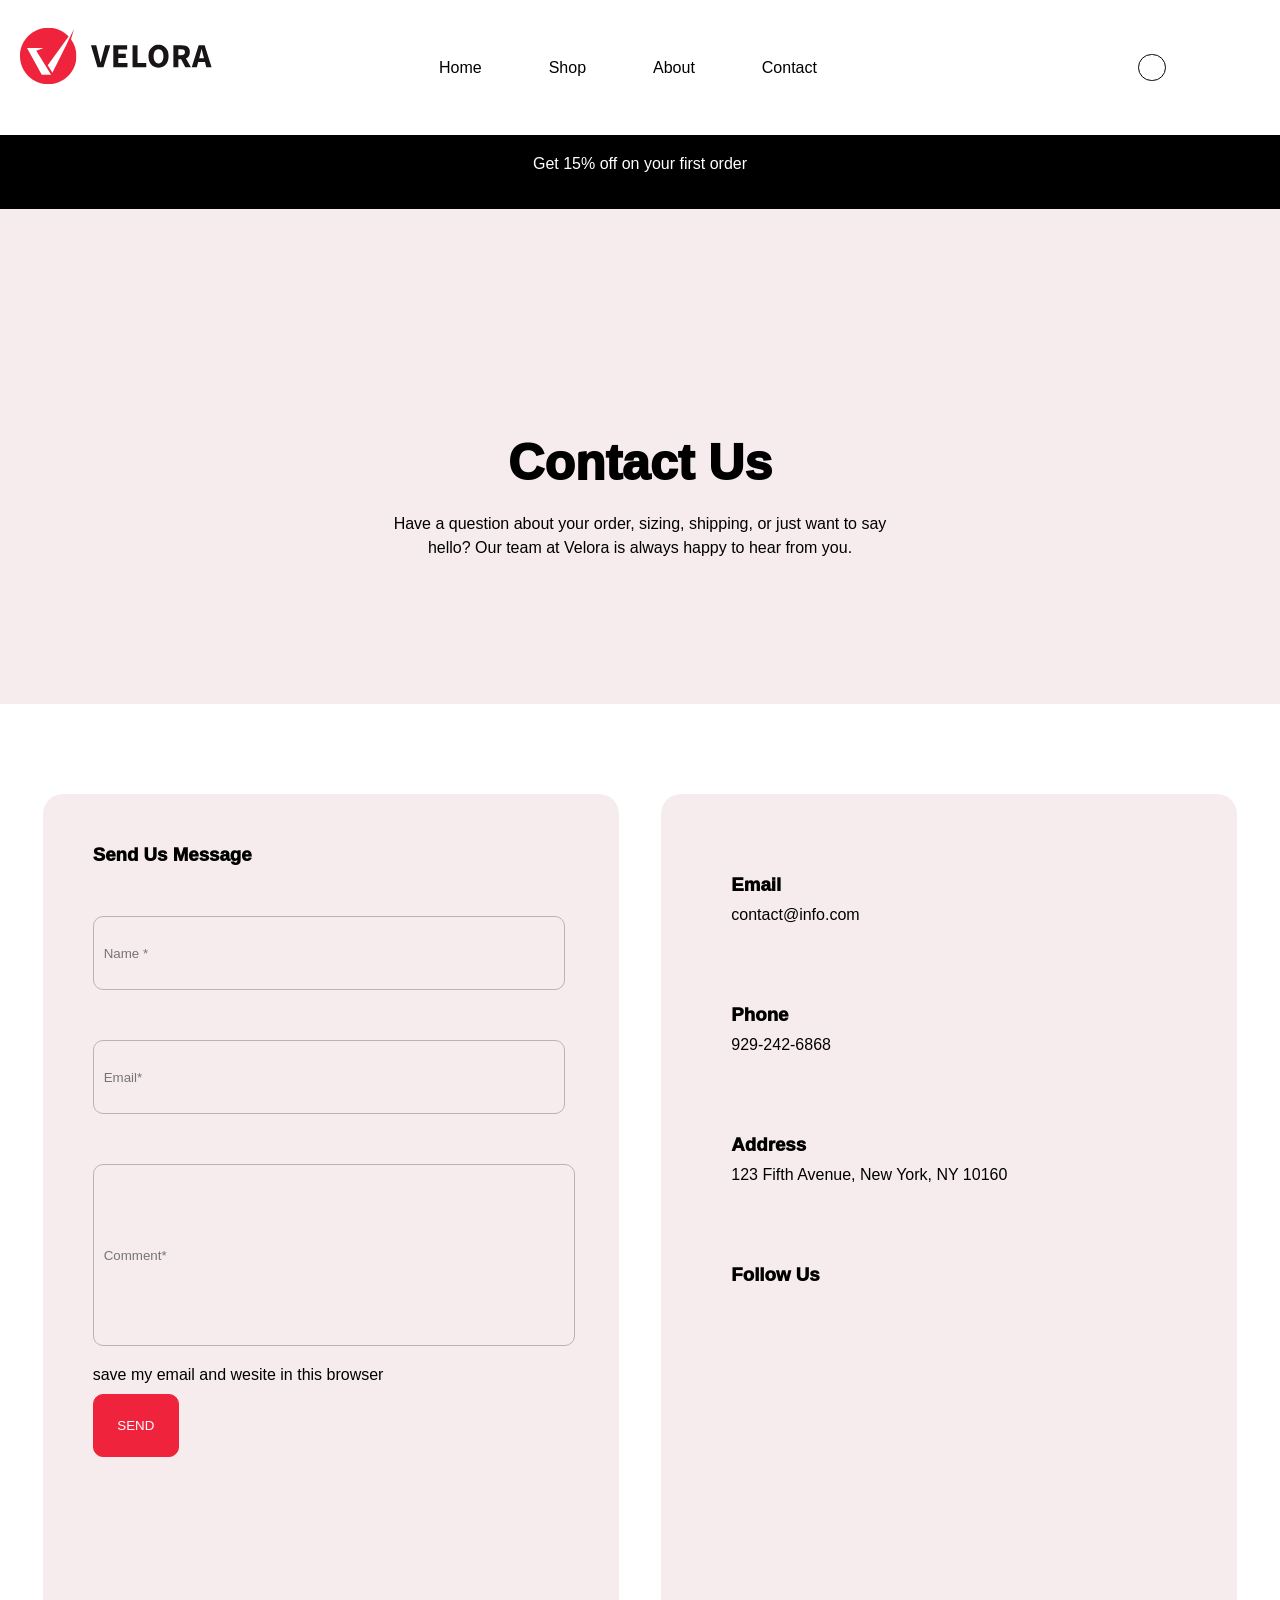
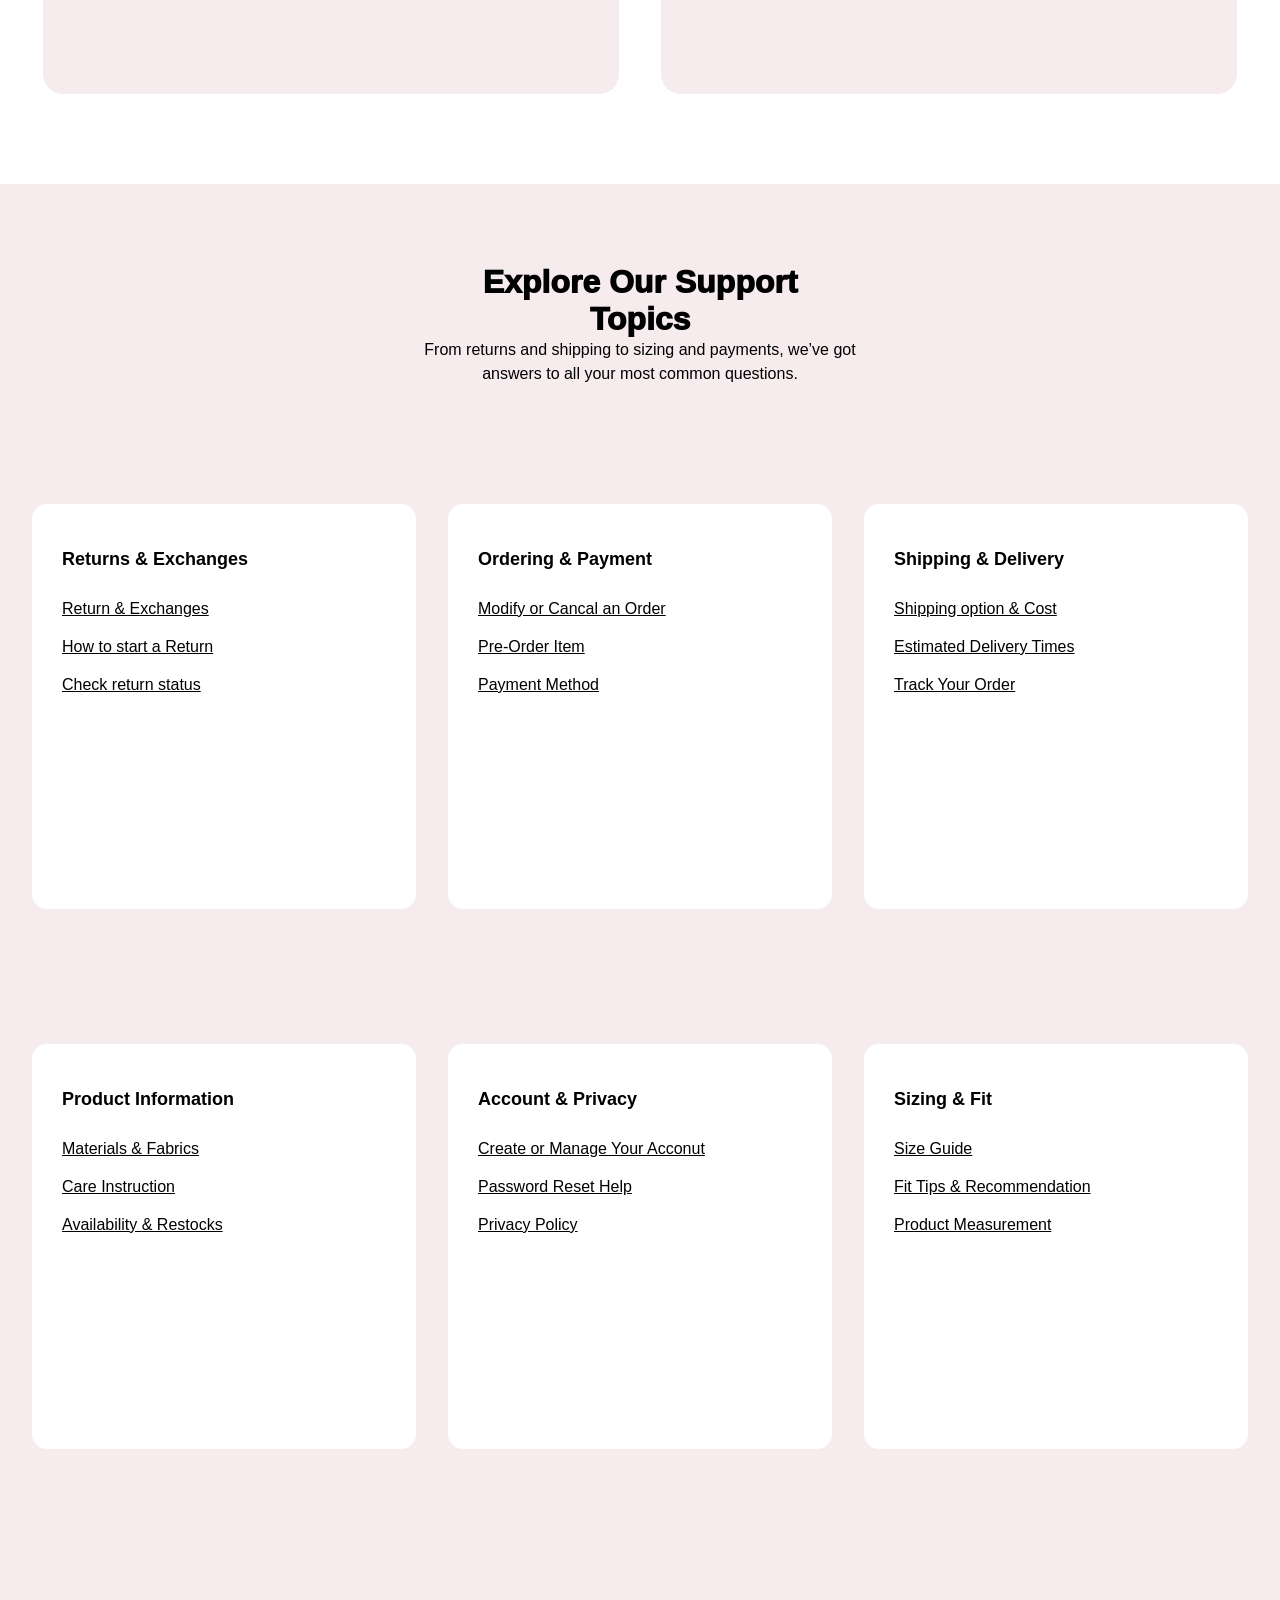
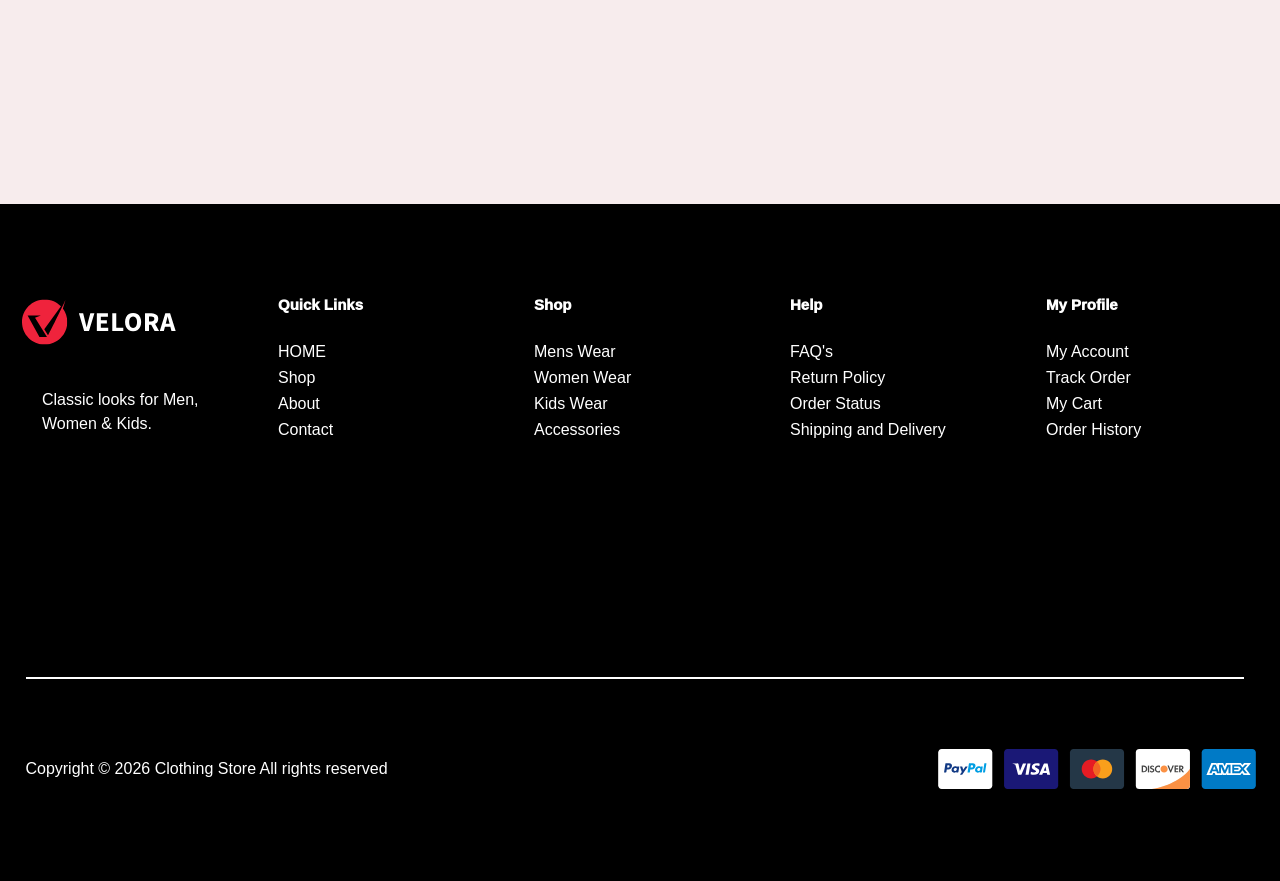
<file: index3.html>
<!DOCTYPE html>
<html lang="en">
<head>
    <meta charset="UTF-8">
    <meta name="viewport" content="width=device-width, initial-scale=1.0">
    <title>Document</title><link rel="stylesheet" href="index3.css">
</head>
<body>
    <header>
        <div class="div"></div>
        <div class="div1">
            
            <li><a href="index1.html" class="a">Home</a></li>
            <li><a href="index2.html" class="a">Shop</a></li>
            <li><a href="index.html" class="a">About</a></li>
            <li><a href="index3.html" class="a">Contact</a></li>
            
        </div>
        <div class="div2">
            <div class="sub-div"></div>
        </div>
    </header>
    <div class="Container">
        <p>Get 15% off on your first order</p>
    </div>
    <div id="Main">
        <div class="div3">
        <h1 class="h1">Contact Us</h1>
        <p class="p">Have a question about your order, sizing, shipping, or just want to say <br> hello? Our team at Velora is always happy to hear from you.</p>
        
        </div>
    </div>
    <div id="Main1">
        <div class="sub-main">
            <h3 class="h2">Send Us Message</h3>
            <label for="name"></label>
            <input type="text" name="" class="inp" placeholder="Name *" >
            <label for="Email"></label>
            <input type="email" name="" class="inp1" placeholder="Email*">
            <label for="Comment"></label>
            <input type="text" name="" class="inp2" placeholder="Comment*">
            <p class="h3">save my email and wesite in this browser</p>
            <button class="B">SEND</button>
        </div>
        <div class="sub-main1">
            <h3 class="h5">Email</h3>
            <p class="p1">contact@info.com</p>
            <h3 class="h4">Phone</h3>
            <p class="p1">929-242-6868</p>
            <h3 class="h4">Address</h3>
            <p class="p1">123 Fifth Avenue, New York, NY 10160</p>
            <h3 class="h4">Follow Us</h3>
            
        </div>
    </div>
    <div id="Main2">
        <div class="sub-main4">
        <h1 class="h6">Explore Our Support <br> Topics</h1>
        <p class="p2">From returns and shipping to sizing and payments, we’ve got <br> answers to all your most common questions.</p>
        </div>
        <div class="sub-main2">
            <div class="Box">
            
                <h2 class="h7">Returns & Exchanges</h2>
                <li class="list1"><a href="" class="a1">Return & Exchanges </a></li>
                <li class="list"><a href="" class="a1">How to start a Return</a></li>
                <li class="list"><a href="" class="a1">Check return status</a></li>
                
            </div>
            <div class="Box1">
                <h2 class="h7">Ordering & Payment</h2>
                <li class="list1"><a href="" class="a1">Modify or Cancal an Order </a></li>
                <li class="list"><a href="" class="a1">Pre-Order Item</a></li>
                <li class="list"><a href=""class="a1">Payment Method</a></li>
            </div>
            <div class="Box2">
                <h2 class="h7">Shipping & Delivery</h2>
                <li class="list1"><a href=""class="a1">Shipping option & Cost</a></li>
                <li class="list"><a href=""class="a1">Estimated Delivery Times</a></li>
                <li class="list"><a href=""class="a1">Track Your Order</a></li>
            </div>
        </div>
        <div class="sub-main3">
            <div class="Box">
                <h2 class="h7">Product Information</h2>
                <li class="list1"><a href=""class="a1">Materials & Fabrics</a></li>
                <li class="list"><a href=""class="a1">Care Instruction</a></li>
                <li class="list"><a href=""class="a1">Availability & Restocks</a></li>
            </div>
            <div class="Box1">
                <h2 class="h7">Account & Privacy</h2>
                <li class="list1"><a href=""class="a1">Create or Manage Your Acconut</a></li>
                <li class="list"><a href=""class="a1">Password Reset Help</a></li>
                <li class="list"><a href=""class="a1">Privacy Policy</a></li>
            </div>
            <div class="Box2">
                <h2 class="h7">Sizing & Fit</h2>
                <li class="list1"><a href="" class="a1">Size Guide</a></li>
                <li class="list"><a href=""class="a1">Fit Tips & Recommendation</a></li>
                <li class="list"><a href=""class="a1">Product Measurement</a></li>
            </div>
        </div>
    </div>
    <footer>
        <div class="sub-footer1">
        <div class="footer">
            <div class="picture"></div>
            <p class="clas">Classic looks for Men, <br> Women & Kids.</p>
        </div>
        <div class="footer1">
            <h3 class="head">Quick Links</h3>
            <ul>
            <li class="li2">HOME</li>
            <li class="li1">Shop</li>
            <li class="li1">About</li>
            <li class="li1">Contact</li>
            </ul>
        </div>
        <div class="footer2">
            <h3 class="head">Shop</h3>
            <ul>
            <li class="li2">Mens Wear</li>
            <li class="li1">Women Wear</li>
            <li class="li1">Kids Wear</li>
            <li class="li1">Accessories</li>
            </ul>
        </div>
        <div class="footer3">
            <h3 class="head">Help</h3>
            <ul>
            <li class="li2">FAQ's</li>
            <li class="li1">Return Policy</li>
            <li class="li1">Order Status</li>
            <li class="li1">Shipping and Delivery</li>
            </ul>
        </div>
        <div class="footer4">
            <h3 class="head">My Profile</h3>
            <ul>
            <li class="li2">My Account</li>
            <li class="li1">Track Order</li>
            <li class="li1">My Cart</li>
            <li class="li1">Order History</li>
            </ul>
        </div>
        </div>
        
        <hr class="Hr1">
        <div class="sub-footer2">
            <p>Copyright © 2026 Clothing Store All rights reserved</p>
            <div class="picture2"></div>

        </div>
    </footer>
</body>
</html>
</file>
<file: index1.css>
* {
                padding: 0%;
                margin: 0%;
            }
            body{
        overflow-x: hidden ;
    }

            header {
                width: 100%;
                height: 15vh;
                display: flex;
                justify-content: space-between;
                font-family: 'Source Sans 3', sans-serif;
            }

            .div {
                width: 15%;
                height: 8vh;
                       
                background-image: url(https://raw.githubusercontent.com/alimuhammadmaisam-creator/Fashionables/610e2ed5e01eb59ae6c03dc2fc54581c7fdf5dd6/images/header-logo.svg);
                background-size: 100% 100%;
                margin: 20px 20px;
            }

            .div1 {
                width: 40%;
                height: 15vh;
                display: flex;
                justify-content: space-evenly;
                align-items: center;
            }
            li{
                list-style: none;
            }
            a {
                text-decoration: none;
                color: black;
            }

            a:hover {
                color: red;
                transition-duration: 1s;
            }

            .div2 {
                width: 20%;
                height: 15vh;
                display: flex;
                justify-content: center;
                align-items: center;
            }

            .sub-div {
                width: 10%;
                height: 25px;
                border: 1px solid;
                border-radius: 50px;
            }

            .Container {
                width: 100%;
                height: 6vh;
                text-align: center;
                padding-top: 20px;
                background-color: black;
                color: white;
                font-family: 'Source Sans 3', sans-serif;
            }

            #Main {
                width: 100%;
                height: 100vh;
                background-image: url(./images/home-hero-bg.jpg);
                background-position: center center;
                background-repeat: no-repeat;
                background-size: cover;
                display: flex;
                justify-content: center;
                align-items: center;
                font-family: 'Source Sans 3', sans-serif;
            }

            .div3 {
                width: 70%;
                height: 50vh;
            }

            .h1 {
                color: white;
                font-size: 50px;
                text-align: center;
            }

            .p {
                color: white;
                text-align: center;
                padding-top: 30px;
            }

            .b1 {
                width: 28%;
                height: 8vh;
                border: 1px solid #EF233C;
                background-color: #EF233C;
                color: white;
                border-radius: 25px;
                margin: 50px 300px;
                cursor: pointer;
            }

            #Main1 {
                width: 100%;
                height: 40vh;
                display: flex;
                justify-content: space-between;
                font-family: 'Source Sans 3', sans-serif;

            }

            .div4 {
                width: 60%;
                height: 40vh;
            }

            .h2 {
                padding-top: 100px;
                padding-left: 30px;
                font-size: 40px;
            }

            .p2 {
                padding-top: 10px;
                padding-left: 30px;
            }

            .b2 {
                width: 15%;
                height: 8vh;
                border: 1px solid #EF233C;
                border-radius: 35px;
                text-align: center;
                margin-top: 100px;
                background-color: white;
                color: #EF233C;
                cursor: pointer;
            }

            .b2:hover {
                background-color: #EF233C;
                color: white;
                transition-duration: 1s;
            }

            #Main2 {
                width: 100%;
                height: 110vh;
                display: flex;
                justify-content: space-evenly;
                font-family: 'Source Sans 3', sans-serif;

            }

            .p3 {
                padding-top: 10px;
                font-weight: 600;
            }

            .p4 {
                color: #908B8C;
                padding-top: 10px;
                font-size: 12px;

            }

            .p5 {
                padding-top: 10px;
                font-weight: 600;
            }

            .sub {
                width: 30%;
                height: 110vh;
            }

            .div5 {
                width: 100%;
                height: 75vh;
                background-image: url(./images/1-300x349.png);
                background-size: 100% 100%;
            }

            .sub1 {
                width: 30%;
                height: 110vh;
            }

            .div6 {
                width: 100%;
                height: 75vh;
                background-image: url(./images/polo-tshirt-400x465.jpg);
                background-size: 100% 100%;
            }

            .sub2 {
                width: 30%;
                height: 110vh;
            }

            .div7 {
                width: 100%;
                height: 75vh;
                background-image: url(./images/cream-tshirt-400x465.jpg);
                background-size: 100% 100%;
            }

            .sub3 {
                width: 100%;
                height: 5vh;
                display: flex;
                margin-top: 10px;
            }

            .sub4 {
                width: 110%;
                height: 5vh;
                display: flex;
                margin-top: 10px;
            }

            .box {
                width: 8%;
                height: 4vh;
                border: 1px solid #908B8C;
                text-align: center;
            }

            .box1 {
                width: 8%;
                height: 4vh;
                border: 1px solid #908B8C;
                margin-left: 10px;
                text-align: center;
            }

            .box2 {
                width: 8%;
                height: 4vh;
                border: 1px solid #908B8C;
                margin-left: 10px;
                text-align: center;
            }

            .box3 {
                width: 6%;
                height: 3vh;
                border: 1px solid #908B8C;
                background-color: #8F3084;
                border-radius: 5px;
            }

            .box4 {
                width: 6%;
                height: 3vh;
                border: 1px solid #908B8C;
                margin-left: 10px;
                background-color: #29808A;
                border-radius: 5px;
            }

            .box5 {
                width: 6%;
                height: 3vh;
                border: 1px solid #908B8C;
                margin-left: 10px;
                background-color: #7D922F;
                border-radius: 5px;

            }

            #Main3 {
                width: 100%;
                height: 200vh;
                background-color: #F7ECED;
                font-family: 'Source Sans 3', sans-serif;
            }

            .sub5 {
                width: 100%;
                height: 30vh;
            }

            .h3 {
                font-size: 40px;
                text-align: center;
                padding-top: 50px;
            }

            .p6 {
                text-align: center;
                padding-top: 30px;
            }

            .sub6 {
                width: 100%;
                height: 80vh;
                display: flex;
                justify-content: space-evenly;
            }

            .box6 {
                width: 45%;
                height: 70vh;
                border-radius: 15px;
                background-image: url(./images/category-01.jpg);
                background-size: 100% 100%;

            }

            .div8 {
                width: 80%;
                height: 20vh;
                margin-top: 340px;
                margin-left: 70px;
                background-color: white;
                border-radius: 25px;
                text-align: center;

            }

            .box7 {
                width: 45%;
                height: 70vh;
                border-radius: 15px;
                background-image: url(./images/category-02.jpg);
                background-size: 100% 100%;
            }

            .h4 {
                padding-top: 30px;
                font-size: 25px;
            }

            .p7 {
                color: #EF233C;
                cursor: pointer;
            }
            .p7:hover{
                color: black;
                transition-duration: 1s;
            }

            .sub7 {
                width: 100%;
                height: 80vh;
                display: flex;
                justify-content: space-evenly;
                margin-top: 20px;
            }

            .box9 {
                width: 45%;
                height: 70vh;
                border-radius: 15px;
                background-image: url(./images/category-03.jpg);
                background-size: 100% 100%;

            }

            .div9 {
                width: 80%;
                height: 20vh;
                margin-top: 340px;
                margin-left: 70px;
                background-color: white;
                border-radius: 25px;
                text-align: center;

            }

            .box8 {
                width: 45%;
                height: 70vh;
                border-radius: 15px;
                background-image: url(./images/category-04.jpg);
                background-size: 100% 100%;
            }

            .h5 {
                padding-top: 30px;
                font-size: 25px;
            }

            .p8 {
                color: #EF233C;
                cursor: pointer;
            }
            .p8:hover{
                color: black;
                transition-duration: 1s;
            }

            #Main4 {
                width: 100%;
                height: 40vh;
                font-family: 'Source Sans 3', sans-serif;

            }

            .h6 {
                text-align: center;
                padding-top: 80px;
                font-size: 40px;
            }

            .p9 {
                text-align: center;
                padding-top: 10px;
                line-height: 1.5;
            }

            #Main5 {
                width: 100%;
                height: 110vh;
                display: flex;
                justify-content: space-evenly;
                font-family: 'Source Sans 3', sans-serif;

            }

            .P3 {
                padding-top: 10px;
                font-weight: 600;
            }

            .P4 {
                color: #908B8C;
                padding-top: 10px;
                font-size: 12px;

            }

            .P5 {
                padding-top: 10px;
                font-weight: 600;
            }

            .Sub {
                width: 30%;
                height: 110vh;
            }

            .Div5 {
                width: 100%;
                height: 75vh;
                background-image: url(./images/solid-shirt-blue-400x465.jpg);
                background-size: 100% 100%;
            }

            .Sub1 {
                width: 30%;
                height: 110vh;
            }

            .Div6 {
                width: 100%;
                height: 75vh;
                background-image: url(./images/princess-hoodie-400x465.jpg);
                background-size: 100% 100%;
            }

            .Sub2 {
                width: 30%;
                height: 110vh;
            }

            .Div7 {
                width: 100%;
                height: 75vh;
                background-image: url(./images/Girl-Purple-300x349.png);
                background-size: 100% 100%;
            }

            .Sub3 {
                width: 100%;
                height: 5vh;
                display: flex;
                margin-top: 10px;
            }

            .Sub4 {
                width: 110%;
                height: 5vh;
                display: flex;
                margin-top: 10px;
            }

            .Box {
                width: 8%;
                height: 4vh;
                border: 1px solid #908B8C;
                text-align: center;
            }

            .Box1 {
                width: 8%;
                height: 4vh;
                border: 1px solid #908B8C;
                margin-left: 10px;
                text-align: center;
            }

            .Box2 {
                width: 8%;
                height: 4vh;
                border: 1px solid #908B8C;
                margin-left: 10px;
                text-align: center;
            }

            .Box3 {
                width: 6%;
                height: 3vh;
                border: 1px solid #908B8C;
                background-color: #8F3084;
                border-radius: 5px;
            }

            .Box4 {
                width: 6%;
                height: 3vh;
                border: 1px solid #908B8C;
                margin-left: 10px;
                background-color: #29808A;
                border-radius: 5px;
            }

            .Box5 {
                width: 6%;
                height: 3vh;
                border: 1px solid #908B8C;
                margin-left: 10px;
                background-color: #256660;
                border-radius: 5px;
            }

            #Main6 {
                width: 100%;
                height: 100vh;
                background-color: rgb(247, 236, 237);
                font-family: 'Source Sans 3', sans-serif;
            }

            .Box6 {
                width: 60%;
                height: 100vh;
                border: 1px solid;
                margin-top: 30px;
                background-image: url(https://websitedemos.net/clothing-store-04/wp-content/uploads/sites/1538/2025/05/exclusive-jackets.jpg);
                background-size: 100% 100%;
            }

            .sub-box {
                width: 66%;
                height: 60vh;
                background-color: white;
                margin: 100px 600px;
                border-radius: 30px;

            }

            .h7 {
                padding-top: 50px;
                padding-left: 50px;
                font-size: 25px;
            }

            .P6 {
                padding-top: 20px;
                padding-left: 50px;
                line-height: 1.5;
            }

            .B {
                width: 60%;
                height: 8vh;
                border: 1px solid #EF233C;
                border-radius: 50px;
                background-color: #EF233C;
                color: white;
                margin: 50px 50px;
                cursor: pointer;
            }

            #Main7 {
                width: 100%;
                height: 110vh;
                border: 1px solid;
                background-image: url(./images/counter-bg.jpg);
                background-size: 100% 100%;
                display: flex;
                justify-content: center;
                align-items: end;
                font-family: 'Source Sans 3', sans-serif;
            }

            .sub-main {
                width: 60%;
                height: 60vh;
            }
            .h8{
                color: white;
                text-align: center;
                font-weight: 1000;
            }
            .P7{
                color: white;
                text-align: center;
                padding-top: 20px;
            }
            .Div{
                width: 60%;
                height: 14vh;
                display: flex;
                justify-content: space-evenly;
                margin: 50px 150px;
            }
            .sub-Div{
                width: 20%;
                height: 14vh;
                background-color: white;
                border-radius: 15px;
                text-align: center;
            }
            .sub-Div1{
                width: 20%;
                height: 14vh;
                background-color: white;
                border-radius: 15px;
                text-align: center;
            }
            .sub-Div2{
                width: 20%;
                height: 14vh;
                background-color: white;
                border-radius: 15px;
                text-align: center;
            }
            .sub-Div3{
                width: 20%;
                height: 14vh;
                background-color: white;
                border-radius: 15px;
                text-align: center;
            }
            .h9{
                font-size: 50px;
            }
            .B1 {
                width: 35%;
                height: 8vh;
                border: 1px solid #EF233C;
                border-radius: 50px;
                background-color: #EF233C;
                color: white;
                margin-left: 250px;
            }
            #Main8{
                width: 100%;
                height: 40vh;
                text-align: center;
                font-family: 'Source Sans 3', sans-serif;
            }
            .H1{
                padding-top: 80px;
                font-weight: 1000;
                font-size: 40px;
            }
            .P9{
                padding-top: 20px;
            }
            #Main9{
                width: 100%;
                height:100vh;
                display: flex;
                justify-content: space-evenly;
                align-items: center;
                font-family: 'Source Sans 3', sans-serif;
            }
            .sub-main1{
                width: 30%;
                height: 75vh;
                border-radius: 20px;
                background-color: #F7ECED;
            }
            .sub-main2{
                width: 30%;
                height: 75vh;
                border-radius: 20px;
                background-color: #F7ECED;
                margin-top: 80px;
            }
            .sub-main3{
                width: 30%;
                height: 75vh;
                border-radius: 20px;
                background-color: #F7ECED;
            }
            .P0{  
                padding-top: 120px;
                padding-left: 35px;
                padding-right: 20px;
                line-height: 1.5;
                font-size: 16px;
            }
            .pic{
                width: 100%;
                height: 12vh;
                display: flex;
                justify-content: space-evenly;
                align-items: center;
                margin-top: 20px;
            }
            .jesi{
                
                font-size: 18px;
                font-weight: 600;
            }
            .photo{
                width: 18%;
                height: 12vh;
                border-radius: 50px;
                background-image: url(./images/testimonial-01.png);
                background-size: 100% 100%;
            }
            .photo1{
                width: 18%;
                height: 12vh;
                border-radius: 50px;
                background-image: url(./images/testimonial-02.png);
                background-size: 100% 100%;
            }
            .photo2{
                width: 18%;
                height: 12vh;
                border-radius: 50px;
                background-image: url(./images/testimonial-03.png);
                background-size: 100% 100%;
            }
            #Main0{
                width: 100%;
                height: 100vh;
                font-family: 'Source Sans 3', sans-serif;
                background-color: #F7ECED;
            }
            .H2{
                padding-top: 80px;
                font-size: 40px;
                text-align: center;
            }
            .para{
                padding-top: 15px;
                text-align: center;
            }
            .container{
                width: 95%;
                height: 35vh;
                margin: 100px 30px;
                border-radius: 15px;
                display: flex;
                background-color: white;
            }
            .sub-container1{
                width: 33%;
                height: 35vh;
                display: flex;
                justify-content: space-evenly;
                align-items: center;
            }
            .sub-container2{
                width: 33%;
                height: 35vh;
                display: flex;
                justify-content: space-evenly;
                align-items: center;
                
            }
            .sub-container3{
                width: 34%;
                height: 35vh;
                display: flex;
                justify-content: space-evenly;
                align-items: center;
            }
            .cir{
                width: 15%;
                height: 10vh;
                border: 3px solid #EF233C;
                border-radius: 50vh;
            }
            .circle{
                width: 60%;
                height: 35vh;
            }
            .H3{
                padding-top: 60px;
            }
            .para1{
                padding-top: 15px;
                line-height: 1.5;
            }
            #container1{
                width: 100%;
                height: 50vh;
                font-family: 'Source Sans 3', sans-serif;
            }
            .H4{
                text-align: center;
                font-size: 40px;
                padding-top: 50px;
                font-weight: 700;
            }
            .para2{
                text-align: center;
                padding-top: 15px;
        }
        .sub-container4{
            width: 100%;
            height: 20vh;
            display: flex;
            align-items: center;
            justify-content: center;
        }
        .inp1{
            width: 35%;
            height: 7vh;
            border: 1px solid;
            border-radius: 5px;
            padding-left: 10px;
        }
        .B2{
            width: 12%;
            height: 7vh;
            border: 1px solid;
            background-color: #EF233C;
            color: white;
            border-radius: 6px;
            margin-left: 15px;
            cursor: pointer;
        }
        .B2:hover{
            background-color: #f74e62;
            transition-duration: 1s;
        }
        #container2{
            width: 100%;
            height: 80vh;
            display: flex;
            justify-content: space-evenly;
            align-items: center;
            font-family: 'Source Sans 3', sans-serif;

        }
        .hr1{
            margin: 50px 0px;
            height: 120px;
            border: 00.1px solid;
            transform: rotate(180deg);
        }
        .frame{
            width: 22%;
            height: 60vh;
            border-radius:20px ;
            background-image: url(./images/footer-img-01.jpg);
            background-size: 100% 100%;
        }
        .frame1{
            width: 22%;
            height: 60vh;
            border-radius:20px ;
            background-image: url(./images/footer-img-02.jpg);
            background-size: 100% 100%;
        }
        .frame2{
            width: 22%;
            height: 60vh;
            border-radius:20px ;
            background-image: url(./images/footer-img-03.jpg);
            background-size: 100% 100%;
        }
        .frame3{
            width: 22%;
            height: 60vh;
            border-radius:20px ;
            background-image: url(./images/footer-img-04.jpg);
            background-size: 100% 100%;
        }
        .cont{
            width: 100%;
            height: 10vh;
            display: flex;
            justify-content: center;
            align-items: baseline;
            font-family: 'Source Sans 3', sans-serif;
        }
        #container3{
            width: 100%;
            height: 40vh;
            display: flex;
            justify-content: space-evenly;
            align-items: center;
            background-color:#FEEFF1 ;
            font-family: 'Source Sans 3', sans-serif;
        }
        .sub-cont{
            width: 20%;
            height: 40vh;
        }
        .sub-cont1{
            width: 20%;
            height: 40vh;
        }
        .sub-cont2{
            width: 20%;
            height: 40vh;
        }
        .sub-cont3{
            width: 20%;
            height: 40vh;
        }
        .H5{
            text-align: center;
            padding-top: 130px ;
            padding-left: 20px;
            padding-right: 20px;
            font-weight: 800;
            font-size: 15px;
        }
        .para3{
            padding: 10px 20px;
            text-align: center;
        }
        footer{
            width: 100%;
            height: 75vh;
            border: 1px solid;
            background-color: black;
            
            font-family: 'Source Sans 3', sans-serif;
        }
        .sub-footer1{
            width: 100%;
            height: 50vh;
            border: 1px solid;
            display: flex;
            justify-content: space-evenly;
        }
        .footer{
            width: 20%;
            height: 55vh;
        }
        .picture{
            width: 60%;
            height: 8vh;
            background-image: url(./images/footer-logo.svg);
            background-size: 100% 100%;
            margin-top: 80px;
            margin-left: 20px;
            color: white;
        }
        .clas{
            color: white;
            padding: 30px 40px;
            line-height: 1.5;
        }
        .footer1{
            width: 20%;
            height: 55vh;
            color: white;
        }
        .head{
            padding-top:90px ;
            padding-left: 20px;
            font-size: 15px;
            font-weight: 1000;
        }
        .li2{
            padding-top: 30px;
            padding-left: 20px;
        }
        .li2:hover{
            color: #EF233C;
            transition-duration: 1s;
        }
        .li1{
            padding-top: 8px;
            padding-left:20px ;
        }
        .li1:hover{
            color: #EF233C;
            transition-duration: 1s;
        }
        ul{
        padding: 0% 0%;
        margin: 0% 0%;
        list-style: none;
    }
        .footer2{
            width: 20%;
            height: 55vh;
            color: white;
        }
        .footer3{
            width: 20%;
            height: 55vh;
            color: white;
        }
        .footer4{
            width: 20%;
            height: 55vh;
            color: white;
        }
        .Hr1{
            width: 95%;
            border: 0.1px solid white;
            margin-top: 20px;
            margin-left: 25px;
            margin-right: 25px;
        }
        .sub-footer2{
            width:100%;
            height: 20vh;
            display: flex;
            justify-content: space-around;
            align-items: center;
            color: white;
        }
        .picture2{
            width: 25%;
            height: 8vh;
            margin-left: 500px;
            background-image: url(./images/payments.svg);
            background-size: 100% 100%;
        }
        @media (max-width: 560px) {
            *{
                padding: 0%;
                margin: 0%;
                
            }
            
            body{
        overflow-x: hidden ;
    }

            header {
                width: 100%;
                height: 15vh;
                display: flex;
                justify-content: space-between;
                font-family: 'Source Sans 3', sans-serif;
            }

            .div {
                width: 15%;
                height: 8vh;
                background-image: url(./images/header-logo.svg);
                background-size: 100% 100%;
                margin: 20px 20px;
            }

            .div1 {
                width: 40%;
                height: 15vh;
                display: flex;
                justify-content: space-evenly;
                align-items: center;
            }
            li{
                list-style: none;
            }
            a {
                text-decoration: none;
                color: black;
            }

            a:hover {
                color: red;
                transition-duration: 1s;
            }

            .div2 {
                width: 20%;
                height: 15vh;
                display: flex;
                justify-content: center;
                align-items: center;
            }

            .sub-div {
                width: 10%;
                height: 25px;
                border: 1px solid;
                border-radius: 50px;
            }

            .Container {
                width: 100%;
                height: 6vh;
                text-align: center;
                padding-top: 20px;
                background-color: black;
                color: white;
                font-family: 'Source Sans 3', sans-serif;
            }

            #Main {
                width: 100%;
                height: 150vh;
                background-image: url(./images/home-hero-bg.jpg);
                background-size: 100% 100%;
                
                display: flex;
                justify-content: center;
                align-items: center;
                font-family: 'Source Sans 3', sans-serif;
            }

            .div3 {
                width: 70%;
                height: 50vh;
            }

            .h1 {
                color: white;
                font-size: 50px;
                text-align: center;
            }

            .p {
                color: white;
                text-align: center;
                padding-top: 30px;
            }

            .b1 {
                width: 35%;
                height: 9vh;
                border: 1px solid #EF233C;
                background-color: #EF233C;
                color: white;
                border-radius: 25px;
                margin: 50px 100px;
                cursor: pointer;
            }

            #Main1 {
                width: 100%;
                height: 40vh;
                /* display: flex; */
                justify-content: space-between;
                font-family: 'Source Sans 3', sans-serif;
                flex-direction: column;
            }

            .div4 {
                width: 60%;
                height: 40vh;
                flex-direction: column;
            }

            .h2 {
                padding-top: 50px;
                padding-left: 30px;
                font-size: 40px;
            }

            .p2 {
                padding-top: 10px;
                padding-left: 30px;
            }

            .b2 {
                width: 15%;
                height: 8vh;
                border: 1px solid #EF233C;
                border-radius: 35px;
                text-align: center;
                margin-top: 100px;
                background-color: white;
                color: #EF233C;
                cursor: pointer;
            }

            .b2:hover {
                background-color: #EF233C;
                color: white;
                transition-duration: 1s;
            }

            #Main2 {
                width: 100%;
                height: 60vh;
                display: flex;
                justify-content: space-evenly;
                font-family: 'Source Sans 3', sans-serif;
                flex-direction: column;
            }

            .p3 {
                padding-top: 10px;
                font-weight: 600;
            }

            .p4 {
                color: #908B8C;
                padding-top: 10px;
                font-size: 12px;

            }

            .p5 {
                padding-top: 10px;
                font-weight: 600;
            }

            .sub {
                width: 50%;
                height: 60vh;
            }

            .div5 {
                width: 100%;
                height: 20vh;
                background-image: url(./images/1-300x349.png);
                background-size: 100% 100%;
                flex-direction: column;
            }

            .sub1 {
                width: 50%;
                height: 60vh;
            }

            .div6 {
                width: 50%;
                height: 20vh;
                background-image: url(./images/polo-tshirt-400x465.jpg);
                background-size: 100% 100%;
                flex-direction: column;
            }

            .sub2 {
                width: 50%;
                height: 60vh;
            }

            .div7 {
                width: 50%;
                height: 20vh;
                background-image: url(./images/cream-tshirt-400x465.jpg);
                background-size: 100% 100%;
                flex-direction: column;
            }

            .sub3 {
                width: 50%;
                height: 5vh;
                display: flex;
                margin-top: 10px;
            }

            .sub4 {
                width: 110%;
                height: 5vh;
                display: flex;
                margin-top: 10px;
            }

            .box {
                width: 8%;
                height: 4vh;
                border: 1px solid #908B8C;
                text-align: center;
            }

            .box1 {
                width: 8%;
                height: 4vh;
                border: 1px solid #908B8C;
                margin-left: 10px;
                text-align: center;
            }

            .box2 {
                width: 8%;
                height: 4vh;
                border: 1px solid #908B8C;
                margin-left: 10px;
                text-align: center;
            }

            .box3 {
                width: 6%;
                height: 3vh;
                border: 1px solid #908B8C;
                background-color: #8F3084;
                border-radius: 5px;
            }

            .box4 {
                width: 6%;
                height: 3vh;
                border: 1px solid #908B8C;
                margin-left: 10px;
                background-color: #29808A;
                border-radius: 5px;
            }

            .box5 {
                width: 6%;
                height: 3vh;
                border: 1px solid #908B8C;
                margin-left: 10px;
                background-color: #7D922F;
                border-radius: 5px;

            }

            #Main3 {
                width: 100%;
                height: 100vh;
                background-color: #F7ECED;
                font-family: 'Source Sans 3', sans-serif;
                flex-direction: column;
            }

            .sub5 {
                width: 100%;
                height: 30vh;
                
            }

            .h3 {
                font-size: 40px;
                text-align: center;
                padding-top: 10px;
            }

            .p6 {
                text-align: center;
                padding-top: 30px;
            }

            .sub6 {
                width: 100%;
                height: 80vh;
                display: flex;
                justify-content: space-evenly;
                flex-direction: column;
            }

            .box6 {
                width: 45%;
                height: 70vh;
                border-radius: 15px;
                background-image: url(./images/category-01.jpg);
                background-size: 100% 100%;

            }

            .div8 {
                width: 80%;
                height: 20vh;
                margin-top: 340px;
                margin-left: 70px;
                background-color: white;
                border-radius: 25px;
                text-align: center;

            }

            .box7 {
                width: 45%;
                height: 70vh;
                border-radius: 15px;
                background-image: url(./images/category-02.jpg);
                background-size: 100% 100%;
            }

            .h4 {
                padding-top: 30px;
                font-size: 25px;
            }

            .p7 {
                color: #EF233C;
                cursor: pointer;
            }
            .p7:hover{
                color: black;
                transition-duration: 1s;
            }

            .sub7 {
                width: 100%;
                height: 80vh;
                display: flex;
                justify-content: space-evenly;
                margin-top: 20px;
                flex-direction: column;
            }

            .box9 {
                width: 45%;
                height: 70vh;
                border-radius: 15px;
                background-image: url(./images/category-03.jpg);
                background-size: 100% 100%;

            }

            .div9 {
                width: 80%;
                height: 20vh;
                margin-top: 340px;
                margin-left: 70px;
                background-color: white;
                border-radius: 25px;
                text-align: center;

            }

            .box8 {
                width: 45%;
                height: 70vh;
                border-radius: 15px;
                background-image: url(./images/category-04.jpg);
                background-size: 100% 100%;
            }

            .h5 {
                padding-top: 30px;
                font-size: 25px;
            }

            .p8 {
                color: #EF233C;
                cursor: pointer;
            }
            .p8:hover{
                color: black;
                transition-duration: 1s;
            }

            #Main4 {
                width: 100%;
                height: 40vh;
                font-family: 'Source Sans 3', sans-serif;

            }

            .h6 {
                text-align: center;
                padding-top: 80px;
                font-size: 40px;
            }

            .p9 {
                text-align: center;
                padding-top: 10px;
                line-height: 1.5;
            }

            #Main5 {
                width: 100%;
                height: 110vh;
                display: flex;
                justify-content: space-evenly;
                font-family: 'Source Sans 3', sans-serif;
                flex-direction: column;
            }

            .P3 {
                padding-top: 10px;
                font-weight: 600;
            }

            .P4 {
                color: #908B8C;
                padding-top: 10px;
                font-size: 12px;

            }

            .P5 {
                padding-top: 10px;
                font-weight: 600;
            }

            .Sub {
                width: 30%;
                height: 110vh;
            }

            .Div5 {
                width: 100%;
                height: 75vh;
                background-image: url(./images/solid-shirt-blue-400x465.jpg);
                background-size: 100% 100%;
            }

            .Sub1 {
                width: 30%;
                height: 110vh;
            }

            .Div6 {
                width: 100%;
                height: 75vh;
                background-image: url(./images/princess-hoodie-400x465.jpg);
                background-size: 100% 100%;
            }

            .Sub2 {
                width: 30%;
                height: 110vh;
            }

            .Div7 {
                width: 100%;
                height: 75vh;
                background-image: url(./images/Girl-Purple-300x349.png);
                background-size: 100% 100%;
            }

            .Sub3 {
                width: 100%;
                height: 5vh;
                display: flex;
                margin-top: 0px;
            }

            .Sub4 {
                width: 110%;
                height: 5vh;
                display: flex;
                margin-top: 0px;
            }

            .Box {
                width: 8%;
                height: 4vh;
                border: 1px solid #908B8C;
                text-align: center;
            }

            .Box1 {
                width: 8%;
                height: 4vh;
                border: 1px solid #908B8C;
                margin-left: 10px;
                text-align: center;
            }

            .Box2 {
                width: 8%;
                height: 4vh;
                border: 1px solid #908B8C;
                margin-left: 10px;
                text-align: center;
            }

            .Box3 {
                width: 6%;
                height: 3vh;
                border: 1px solid #908B8C;
                background-color: #8F3084;
                border-radius: 5px;
            }

            .Box4 {
                width: 6%;
                height: 3vh;
                border: 1px solid #908B8C;
                margin-left: 10px;
                background-color: #29808A;
                border-radius: 5px;
            }

            .Box5 {
                width: 6%;
                height: 3vh;
                border: 1px solid #908B8C;
                margin-left: 10px;
                background-color: #256660;
                border-radius: 5px;
            }

            #Main6 {
                width: 100%;
                height: 100vh;
                background-color: rgb(247, 236, 237);
                font-family: 'Source Sans 3', sans-serif;
                flex-direction: column;
            }

            .Box6 {
                width: 60%;
                height: 100vh;
                border: 1px solid;
                margin-top: 0px;
                background-image: url(https://websitedemos.net/clothing-store-04/wp-content/uploads/sites/1538/2025/05/exclusive-jackets.jpg);
                background-size: 100% 100%;
            }

            .sub-box {
                width: 68%;
                height: 60vh;
                background-color: white;
                margin: 100px 200px;
                border-radius: 30px;

            }

            .h7 {
                padding-top: 10px;
                padding-left: 20px;
                font-size: 25px;
            }

            .P6 {
                padding-top: 10px;
                padding-left: 10px;
                line-height: 1;
            }

            .B {
                width: 72%;
                height: 9vh;
                border: 1px solid #EF233C;
                border-radius: 50px;
                background-color: #EF233C;
                color: white;
                margin: 10px 50px;
                cursor: pointer;
            }

            #Main7 {
                width: 100%;
                height: 110vh;
                border: 1px solid;
                background-image: url(./images/counter-bg.jpg);
                background-size: 100% 100%;
                display: flex;
                justify-content: center;
                align-items: end;
                font-family: 'Source Sans 3', sans-serif;
                flex-direction: column;
                
            }

            .sub-main {
                width: 60%;
                height: 60vh;
            }
            .h8{
                color: white;
                text-align: center;
                font-weight: 1000;
            }
            .P7{
                color: white;
                text-align: center;
                padding-top: 20px;
            }
            .Div{
                width: 60%;
                height: 14vh;
                display: flex;
                justify-content: space-evenly;
                margin: 50px 150px;
            }
            .sub-Div{
                width: 20%;
                height: 14vh;
                background-color: white;
                border-radius: 15px;
                text-align: center;
            }
            .sub-Div1{
                width: 20%;
                height: 14vh;
                background-color: white;
                border-radius: 15px;
                text-align: center;
            }
            .sub-Div2{
                width: 20%;
                height: 14vh;
                background-color: white;
                border-radius: 15px;
                text-align: center;
            }
            .sub-Div3{
                width: 20%;
                height: 14vh;
                background-color: white;
                border-radius: 15px;
                text-align: center;
            }
            .h9{
                font-size: 50px;
            }
            .B1 {
                width: 35%;
                height: 8vh;
                border: 1px solid #EF233C;
                border-radius: 50px;
                background-color: #EF233C;
                color: white;
                margin-left: 250px;
            }
            #Main8{
                width: 100%;
                height: 40vh;
                text-align: center;
                font-family: 'Source Sans 3', sans-serif;
                flex-direction: column;
            }
            .H1{
                padding-top: 80px;
                font-weight: 1000;
                font-size: 40px;
            }
            .P9{
                padding-top: 20px;
            }
            #Main9{
                width: 100%;
                height:100vh;
                display: flex;
                justify-content: space-evenly;
                align-items: center;
                font-family: 'Source Sans 3', sans-serif;
                flex-direction: column;
            }
            .sub-main1{
                width: 30%;
                height: 75vh;
                border-radius: 20px;
                background-color: #F7ECED;
            }
            .sub-main2{
                width: 30%;
                height: 75vh;
                border-radius: 20px;
                background-color: #F7ECED;
                margin-top: 80px;
            }
            .sub-main3{
                width: 30%;
                height: 75vh;
                border-radius: 20px;
                background-color: #F7ECED;
            }
            .P0{  
                padding-top: 120px;
                padding-left: 35px;
                padding-right: 20px;
                line-height: 1.5;
                font-size: 16px;
            }
            .pic{
                width: 100%;
                height: 12vh;
                display: flex;
                justify-content: space-evenly;
                align-items: center;
                margin-top: 20px;
            }
            .jesi{
                
                font-size: 18px;
                font-weight: 600;
            }
            .photo{
                width: 18%;
                height: 12vh;
                border-radius: 50px;
                background-image: url(./images/testimonial-01.png);
                background-size: 100% 100%;
            }
            .photo1{
                width: 18%;
                height: 12vh;
                border-radius: 50px;
                background-image: url(./images/testimonial-02.png);
                background-size: 100% 100%;
            }
            .photo2{
                width: 18%;
                height: 12vh;
                border-radius: 50px;
                background-image: url(./images/testimonial-03.png);
                background-size: 100% 100%;
            }
            #Main0{
                width: 100%;
                height: 100vh;
                font-family: 'Source Sans 3', sans-serif;
                background-color: #F7ECED;
                flex-direction: column;
            }
            .H2{
                padding-top: 80px;
                font-size: 40px;
                text-align: center;
            }
            .para{
                padding-top: 15px;
                text-align: center;
            }
            .container{
                width: 95%;
                height: 35vh;
                margin: 100px 30px;
                border-radius: 15px;
                display: flex;
                background-color: white;
            }
            .sub-container1{
                width: 33%;
                height: 35vh;
                display: flex;
                justify-content: space-evenly;
                align-items: center;
            }
            .sub-container2{
                width: 33%;
                height: 35vh;
                display: flex;
                justify-content: space-evenly;
                align-items: center;
                
            }
            .sub-container3{
                width: 34%;
                height: 35vh;
                display: flex;
                justify-content: space-evenly;
                align-items: center;
            }
            .cir{
                width: 15%;
                height: 10vh;
                border: 3px solid #EF233C;
                border-radius: 50vh;
            }
            .circle{
                width: 60%;
                height: 35vh;
            }
            .H3{
                padding-top: 60px;
            }
            .para1{
                padding-top: 15px;
                line-height: 1.5;
            }
            #container1{
                width: 100%;
                height: 50vh;
                font-family: 'Source Sans 3', sans-serif;
                flex-direction: column;
            }
            .H4{
                text-align: center;
                font-size: 40px;
                padding-top: 50px;
                font-weight: 700;
            }
            .para2{
                text-align: center;
                padding-top: 15px;
        }
        .sub-container4{
            width: 100%;
            height: 20vh;
            display: flex;
            align-items: center;
            justify-content: center;
        }
        .inp1{
            width: 35%;
            height: 7vh;
            border: 1px solid;
            border-radius: 5px;
            padding-left: 10px;
        }
        .B2{
            width: 12%;
            height: 7vh;
            border: 1px solid;
            background-color: #EF233C;
            color: white;
            border-radius: 6px;
            margin-left: 15px;
            cursor: pointer;
        }
        .B2:hover{
            background-color: #f74e62;
            transition-duration: 1s;
        }
        #container2{
            width: 100%;
            height: 80vh;
            display: flex;
            justify-content: space-evenly;
            align-items: center;
            font-family: 'Source Sans 3', sans-serif;
            flex-direction: column;

        }
        .hr1{
            margin: 50px 0px;
            height: 120px;
            border: 00.1px solid;
            transform: rotate(180deg);
        }
        .frame{
            width: 22%;
            height: 60vh;
            border-radius:20px ;
            background-image: url(./images/footer-img-01.jpg);
            background-size: 100% 100%;
        }
        .frame1{
            width: 22%;
            height: 60vh;
            border-radius:20px ;
            background-image: url(./images/footer-img-02.jpg);
            background-size: 100% 100%;
        }
        .frame2{
            width: 22%;
            height: 60vh;
            border-radius:20px ;
            background-image: url(./images/footer-img-03.jpg);
            background-size: 100% 100%;
        }
        .frame3{
            width: 22%;
            height: 60vh;
            border-radius:20px ;
            background-image: url(./images/footer-img-04.jpg);
            background-size: 100% 100%;
        }
        .cont{
            width: 100%;
            height: 10vh;
            display: flex;
            justify-content: center;
            align-items: baseline;
            font-family: 'Source Sans 3', sans-serif;
        }
        #container3{
            width: 100%;
            height: 40vh;
            display: flex;
            justify-content: space-evenly;
            align-items: center;
            background-color:#FEEFF1 ;
            font-family: 'Source Sans 3', sans-serif;
            flex-direction: column;
        }
        .sub-cont{
            width: 20%;
            height: 40vh;
        }
        .sub-cont1{
            width: 20%;
            height: 40vh;
        }
        .sub-cont2{
            width: 20%;
            height: 40vh;
        }
        .sub-cont3{
            width: 20%;
            height: 40vh;
        }
        .H5{
            text-align: center;
            padding-top: 130px ;
            padding-left: 20px;
            padding-right: 20px;
            font-weight: 800;
            font-size: 15px;
        }
        .para3{
            padding: 10px 20px;
            text-align: center;
        }
        footer{
            width: 100%;
            height: 75vh;
            border: 1px solid;
            background-color: black;
            flex-direction: column;
            font-family: 'Source Sans 3', sans-serif;
        }
        .sub-footer1{
            width: 100%;
            height: 50vh;
            border: 1px solid;
            display: flex;
            justify-content: space-evenly;
        }
        .footer{
            width: 20%;
            height: 55vh;
        }
        .picture{
            width: 60%;
            height: 8vh;
            background-image: url(./images/footer-logo.svg);
            background-size: 100% 100%;
            margin-top: 30px;
            margin-left: 20px;
            color: white;
        }
        .clas{
            color: white;
            padding: 30px 40px;
            line-height: 1.5;
        }
        .footer1{
            width: 20%;
            height: 55vh;
            color: white;
        }
        .head{
            padding-top:40px ;
            padding-left: 20px;
            font-size: 15px;
            font-weight: 1000;
        }
        .li2{
            padding-top: 30px;
            padding-left: 20px;
        }
        .li2:hover{
            color: #EF233C;
            transition-duration: 1s;
        }
        .li1{
            padding-top: 8px;
            padding-left:20px ;
        }
        .li1:hover{
            color: #EF233C;
            transition-duration: 1s;
        }
        ul{
        padding: 0% 0%;
        margin: 0% 0%;
        list-style: none;
    }
        .footer2{
            width: 20%;
            height: 55vh;
            color: white;
        }
        .footer3{
            width: 20%;
            height: 55vh;
            color: white;
        }
        .footer4{
            width: 20%;
            height: 50vh;
            color: white;
            
        }
        .Hr1{
            width: 95%;
            border: 0.1px solid white;
            margin-top: 0px;
            margin-left: 25px;
            margin-right: 25px;
        }
        .sub-footer2{
            width:100%;
            height: 20vh;
            display: flex;
            justify-content: space-around;
            align-items: center;
            color: white;
        }
        .picture2{
            width: 25%;
            height: 8vh;
            margin-left: 20px;
            background-image: url(./images/payments.svg);
            background-size: 100% 100%;
        }
        .copy{
            font-size: 12px;
        }
        



            
        }
</file>
<file: index2.css>
* {
                padding: 0%;
                margin: 0%;
            }
            body{
        overflow-x: hidden ;
    }

            header {
                width: 100%;
                height: 15vh;
                display: flex;
                justify-content: space-between;
                font-family: 'Source Sans 3', sans-serif;
            }

            .div {
                width: 15%;
                height: 8vh;
                background-image: url(https://raw.githubusercontent.com/alimuhammadmaisam-creator/Fashionables/19ababbe86b739360082c0c90fb9196ba4c28f9b/images/header-logo.svg);
                background-size: 100% 100%;
                margin: 20px 20px;
            }

            .div1 {
                width: 40%;
                height: 15vh;
                display: flex;
                justify-content: space-evenly;
                align-items: center;
            }
            li{
                list-style: none;
            }
            a {
                text-decoration: none;
                color: black;
            }

            a:hover {
                color: red;
                transition-duration: 1s;
            }

            .div2 {
                width: 20%;
                height: 15vh;
                display: flex;
                justify-content: center;
                align-items: center;
            }

            .sub-div {
                width: 10%;
                height: 25px;
                border: 1px solid;
                border-radius: 50px;
            }

            .Container {
                width: 100%;
                height: 6vh;
                text-align: center;
                padding-top: 20px;
                background-color: black;
                color: white;
                font-family: 'Source Sans 3', sans-serif;
            }
            #Main{
                width: 100%;
                height: 20vh;
            }
            .h1{
                padding-top: 40px;
                padding-left: 20px;
            }
            .hr1{
                width: 95%;
                margin-left: 20px;
            }
            #Main2 {
                width: 100%;
                height: 110vh;
                display: flex;
                justify-content: space-evenly;
                font-family: 'Source Sans 3', sans-serif;
                margin-top: 40px;
            }

            .p3 {
                padding-top: 10px;
                font-weight: 600;
            }

            .p4 {
                color: #908B8C;
                padding-top: 10px;
                font-size: 12px;

            }

            .p5 {
                padding-top: 10px;
                font-weight: 600;
            }

            .sub {
                width: 30%;
                height: 110vh;
            }

            .div5 {
                width: 100%;
                height: 75vh;
                background-image: url(./images/1-300x349.png);
                background-size: 100% 100%;
            }

            .sub1 {
                width: 30%;
                height: 110vh;
            }

            .div6 {
                width: 100%;
                height: 75vh;
                background-image: url(./images/polo-tshirt-400x465.jpg);
                background-size: 100% 100%;
            }

            .sub2 {
                width: 30%;
                height: 110vh;
            }

            .div7 {
                width: 100%;
                height: 75vh;
                background-image: url(./images/cream-tshirt-400x465.jpg);
                background-size: 100% 100%;
            }

            .sub3 {
                width: 100%;
                height: 5vh;
                display: flex;
                margin-top: 10px;
            }

            .sub4 {
                width: 110%;
                height: 5vh;
                display: flex;
                margin-top: 10px;
            }

            .box {
                width: 8%;
                height: 4vh;
                border: 1px solid #908B8C;
                text-align: center;
            }

            .box1 {
                width: 8%;
                height: 4vh;
                border: 1px solid #908B8C;
                margin-left: 10px;
                text-align: center;
            }

            .box2 {
                width: 8%;
                height: 4vh;
                border: 1px solid #908B8C;
                margin-left: 10px;
                text-align: center;
            }

            .box3 {
                width: 6%;
                height: 3vh;
                border: 1px solid #908B8C;
                background-color: #8F3084;
                border-radius: 5px;
            }

            .box4 {
                width: 6%;
                height: 3vh;
                border: 1px solid #908B8C;
                margin-left: 10px;
                background-color: #29808A;
                border-radius: 5px;
            }

            .box5 {
                width: 6%;
                height: 3vh;
                border: 1px solid #908B8C;
                margin-left: 10px;
                background-color: #7D922F;
                border-radius: 5px;

            }
            #Main5 {
                width: 100%;
                height: 110vh;
                display: flex;
                justify-content: space-evenly;
                font-family: 'Source Sans 3', sans-serif;

            }

            .P3 {
                padding-top: 10px;
                font-weight: 600;
            }

            .P4 {
                color: #908B8C;
                padding-top: 10px;
                font-size: 12px;

            }

            .P5 {
                padding-top: 10px;
                font-weight: 600;
            }

            .Sub {
                width: 30%;
                height: 110vh;
            }

            .Div5 {
                width: 100%;
                height: 75vh;
                background-image: url(https://github.com/alimuhammadmaisam-creator/Fashionables/blob/main/images/Jack-Main-300x349.png?raw=true);
                background-size: 100% 100%;
            }

            .Sub1 {
                width: 30%;
                height: 110vh;
            }

            .Div6 {
                width: 100%;
                height: 75vh;
                background-image: url(./images/princess-hoodie-400x465.jpg);
                background-size: 100% 100%;
            }

            .Sub2 {
                width: 30%;
                height: 110vh;
            }

            .Div7 {
                width: 100%;
                height: 75vh;
                background-image: url(./images/Girl-Purple-300x349.png);
                background-size: 100% 100%;
            }

            .Sub3 {
                width: 100%;
                height: 5vh;
                display: flex;
                margin-top: 10px;
            }

            .Sub4 {
                width: 110%;
                height: 5vh;
                display: flex;
                margin-top: 10px;
            }

            .Box {
                width: 8%;
                height: 4vh;
                border: 1px solid #908B8C;
                text-align: center;
            }

            .Box1 {
                width: 8%;
                height: 4vh;
                border: 1px solid #908B8C;
                margin-left: 10px;
                text-align: center;
            }

            .Box2 {
                width: 8%;
                height: 4vh;
                border: 1px solid #908B8C;
                margin-left: 10px;
                text-align: center;
            }

            .Box3 {
                width: 6%;
                height: 3vh;
                border: 1px solid #908B8C;
                background-color: #8F3084;
                border-radius: 5px;
            }

            .Box4 {
                width: 6%;
                height: 3vh;
                border: 1px solid #908B8C;
                margin-left: 10px;
                background-color: #29808A;
                border-radius: 5px;
            }

            .Box5 {
                width: 6%;
                height: 3vh;
                border: 1px solid #908B8C;
                margin-left: 10px;
                background-color: #256660;
                border-radius: 5px;
            }
            #Main6{
                width: 100%;
                height: 110vh;
                display: flex;
                justify-content: space-evenly;
                font-family: 'Source Sans 3', sans-serif;

            }

            .P6{
                padding-top: 10px;
                font-weight: 600;
            }

            .P7{
                color: #908B8C;
                padding-top: 10px;
                font-size: 12px;

            }

            .P8{
                padding-top: 10px;
                font-weight: 600;
            }

            .Sub5{
                width: 30%;
                height: 110vh;
            }

            .Div8{
                width: 100%;
                height: 75vh;
                background-image: url(./images/solid-shirt-blue-400x465.jpg);
                background-size: 100% 100%;
            }

            .Sub0{
                width: 30%;
                height: 110vh;
            }

            .Div9{
                width: 100%;
                height: 75vh;
                background-image: url(./images/mini-jacket-400x465.jpg);
                background-size: 100% 100%;
            }

            .Sub8{  
                width: 30%;
                height: 110vh;
            }

            .Div0{
                width: 100%;
                height: 75vh;
                background-image: url(./images/funky-hoodie-400x465.jpg);
                background-size: 100% 100%;
            }

            .Sub7{
                width: 100%;
                height: 5vh;
                display: flex;
                margin-top: 10px;
            }

            .Sub6{
                width: 110%;
                height: 5vh;
                display: flex;
                margin-top: 10px;
            }

            .Box6{
                width: 8%;
                height: 4vh;
                border: 1px solid #908B8C;
                text-align: center;
            }

            .Box7{
                width: 8%;
                height: 4vh;
                border: 1px solid #908B8C;
                margin-left: 10px;
                text-align: center;
            }

            .Box8{
                width: 8%;
                height: 4vh;
                border: 1px solid #908B8C;
                margin-left: 10px;
                text-align: center;
            }

            .Box9{
                width: 6%;
                height: 3vh;
                border: 1px solid #908B8C;
                background-color: #8F3084;
                border-radius: 5px;
            }

            .Box0{
                width: 6%;
                height: 3vh;
                border: 1px solid #908B8C;
                margin-left: 10px;
                background-color: #29808A;
                border-radius: 5px;
            }

            .Box01{
                width: 6%;
                height: 3vh;
                border: 1px solid #908B8C;
                margin-left: 10px;
                background-color: #256660;
                border-radius: 5px;
            }
            footer{
            width: 100%;
            height: 75vh;
            border: 1px solid;
            background-color: black;
            
            font-family: 'Source Sans 3', sans-serif;
        }
        .sub-footer1{
            width: 100%;
            height: 50vh;
            border: 1px solid;
            display: flex;
            justify-content: space-evenly;
        }
        .footer{
            width: 20%;
            height: 55vh;
        }
        .picture{
            width: 60%;
            height: 8vh;
            background-image: url(./images/footer-logo.svg);
            background-size: 100% 100%;
            margin-top: 80px;
            margin-left: 20px;
            color: white;
        }
        .clas{
            color: white;
            padding: 30px 40px;
            line-height: 1.5;
        }
        .footer1{
            width: 20%;
            height: 55vh;
            color: white;
        }
        .head{
            padding-top:90px ;
            padding-left: 20px;
            font-size: 15px;
            font-weight: 1000;
        }
        .li2{
            padding-top: 30px;
            padding-left: 20px;
        }
        .li2:hover{
            color: #EF233C;
            transition-duration: 1s;
        }
        .li1{
            padding-top: 8px;
            padding-left:20px ;
        }
        .li1:hover{
            color: #EF233C;
            transition-duration: 1s;
        }
        ul{
        padding: 0% 0%;
        margin: 0% 0%;
        list-style: none;
    }
        .footer2{
            width: 20%;
            height: 55vh;
            color: white;
        }
        .footer3{
            width: 20%;
            height: 55vh;
            color: white;
        }
        .footer4{
            width: 20%;
            height: 55vh;
            color: white;
        }
        .Hr1{
            width: 95%;
            border: 0.1px solid white;
            margin-top: 20px;
            margin-left: 25px;
            margin-right: 25px;
        }
        .sub-footer2{
            width:100%;
            height: 20vh;
            display: flex;
            justify-content: space-around;
            align-items: center;
            color: white;
        }
        .picture2{
            width: 25%;
            height: 8vh;
            margin-left: 500px;
            background-image: url(./images/payments.svg);
            background-size: 100% 100%;
        }
</file>
<file: index3.css>
* {
                padding: 0%;
                margin: 0%;
            }
            body{
        overflow-x: hidden ;
    }

            header {
                width: 100%;
                height: 15vh;
                display: flex;
                justify-content: space-between;
                font-family: 'Source Sans 3', sans-serif;
            }

            .div {
                width: 15%;
                height: 8vh;
                background-image: url(/images/header-logo.svg);
                background-size: 100% 100%;
                margin: 20px 20px;
            }

            .div1 {
                width: 40%;
                height: 15vh;
                display: flex;
                justify-content: space-evenly;
                align-items: center;
            }
            li{
                list-style: none;
            }
            .a {
                text-decoration: none;
                color: black;
            }

            a:hover {
                color: #EF233C;
                transition-duration: 1s;
            }

            .div2 {
                width: 20%;
                height: 15vh;
                display: flex;
                justify-content: center;
                align-items: center;
            }

            .sub-div {
                width: 10%;
                height: 25px;
                border: 1px solid;
                border-radius: 50px;
            }

            .Container {
                width: 100%;
                height: 6vh;
                text-align: center;
                padding-top: 20px;
                background-color: black;
                color: white;
                font-family: 'Source Sans 3', sans-serif;
            }

            #Main {
                width: 100%;
                height: 55vh;
                background-color: #F7ECED;
                display: flex;
                justify-content: center;
                align-items: end;
                font-family: 'Source Sans 3', sans-serif;
            }

            .div3 {
                width: 50%;
                height: 30vh;
            }

            .h1 {
                color: black;
                font-size: 50px;
                text-align: center;
                font-weight: 1000;
            }

            .p {
                color: black;
                text-align: center;
                padding-top: 20px;
                line-height: 1.5;
            }
            #Main1{
                width: 100%;
                height: 120vh;
                display: flex;
                justify-content: space-evenly;
                align-items: center;
                font-family: 'Source Sans 3', sans-serif;
            }
            .sub-main{
                width: 45%;
                height: 100vh;
                background-color:#F7ECED ;
                border-radius: 20px;
            }
            .sub-main1{
                width: 45%;
                height: 100vh;
                background-color:#F7ECED ;
                border-radius: 20px;
            }
            .h2{
                padding-top:50px;
                padding-left: 50px;
                font-weight: 1000;
            }
            .inp{
                width: 80%;
                height: 8vh;
                border: 1px solid #BCB2B4;
                background-color: #F7ECED;
                margin-top: 50px;
                margin-left: 50px;
                border-radius: 10px;
                padding-left: 10px;
            }
            .inp1{
                width: 80%;
                height: 8vh;
                border: 1px solid #BCB2B4;
                background-color: #F7ECED;
                margin-top: 50px;
                margin-left: 50px;
                border-radius:10px ;
                padding-left: 10px;
            }
            .inp2{
                width: 80%;
                height: 20vh;
                border: 1px solid #BCB2B4;
                background-color: #F7ECED;
                margin-top: 50px;
                margin-left: 50px;
                border-radius: 10px;
                padding: 0 10px;
            }
            .h3{
                padding-top: 20px;
                padding-left: 50px;
            }
            .B{
                width: 15%;
                height: 7vh;
                border: 1px solid #EF233C;
                color: white;
                background-color: #EF233C;
                border-radius: 10px;
                margin: 10px 50px;
                cursor: pointer;
            }
            .h5{
            padding-top: 80px;
            padding-left: 70px;
            font-weight: 1000;
            }
            .p1{
                padding-left: 70px;
                padding-top: 10px;
            }
            .h4{
                padding-left: 70px;
                padding-top: 80px;
                font-weight: 1000;
            }
            #Main2{
                width: 100%;
                height: 180vh;
                font-family: 'Source Sans 3', sans-serif;
                background-color: #F7ECED;
            }
            .sub-main2{
                width: 100%;
                height: 50vh;
                margin-top: 50px;
            }
            .h6{
                padding-top: 80px;
                text-align: center;
                font-weight: 1000;
            }
            .p2{
                text-align: center;
                line-height: 1.5;
            }
            .sub-main2{
                width: 100%;
                height: 60vh;
                margin-top: 50px;
                display: flex;
                justify-content: space-evenly;
                align-items: center;
            }
            .sub-main3{
                width: 100%;
                height:60vh;
                display: flex;
                justify-content: space-evenly;
                align-items: center;
            }
            .Box{
                width: 30%;
                height: 45vh;
                border-radius: 15px;
                background-color: white;
            }
            .Box1{
                width: 30%;
                height: 45vh;
                border-radius: 15px;
                background-color: white;
            }
            .Box2{
                width: 30%;
                height: 45vh;
                border-radius: 15px;
                background-color: white;
            }
            .h7{
                font-size: 18px;
                padding-top: 45px;
                padding-left: 30px;
            }
            .list1{
                padding-top: 30px;
                padding-left: 30px;
            }
            .list{
                padding-top: 20px;
                padding-left: 30px;
            }
            footer{
            width: 100%;
            height: 75vh;
            border: 1px solid;
            background-color: black;
            
            font-family: 'Source Sans 3', sans-serif;
        }
        .sub-footer1{
            width: 100%;
            height: 50vh;
            border: 1px solid;
            display: flex;
            justify-content: space-evenly;
        }
        .footer{
            width: 20%;
            height: 55vh;
        }
        .picture{
            width: 60%;
            height: 8vh;
            background-image: url(/images/footer-logo.svg);
            background-size: 100% 100%;
            margin-top: 80px;
            margin-left: 20px;
            color: white;
        }
        .clas{
            color: white;
            padding: 30px 40px;
            line-height: 1.5;
        }
        .footer1{
            width: 20%;
            height: 55vh;
            color: white;
        }
        .head{
            padding-top:90px ;
            padding-left: 20px;
            font-size: 15px;
            font-weight: 1000;
        }
        .li2{
            padding-top: 30px;
            padding-left: 20px;
        }
        .li2:hover{
            color: #EF233C;
            transition-duration: 1s;
        }
        .li1{
            padding-top: 8px;
            padding-left:20px ;
        }
        .li1:hover{
            color: #EF233C;
            transition-duration: 1s;
        }
        ul{
        padding: 0% 0%;
        margin: 0% 0%;
        list-style: none;
    }
        .footer2{
            width: 20%;
            height: 55vh;
            color: white;
        }
        .footer3{
            width: 20%;
            height: 55vh;
            color: white;
        }
        .footer4{
            width: 20%;
            height: 55vh;
            color: white;
        }
        .Hr1{
            width: 95%;
            border: 0.1px solid white;
            margin-top: 20px;
            margin-left: 25px;
            margin-right: 25px;
        }
        .a1{
            color: black;
        }
        .sub-footer2{
            width:100%;
            height: 20vh;
            display: flex;
            justify-content: space-around;
            align-items: center;
            color: white;
        }
        .picture2{
            width: 25%;
            height: 8vh;
            margin-left: 500px;
            background-image: url(/images/payments.svg);
            background-size: 100% 100%;
        }
</file>
